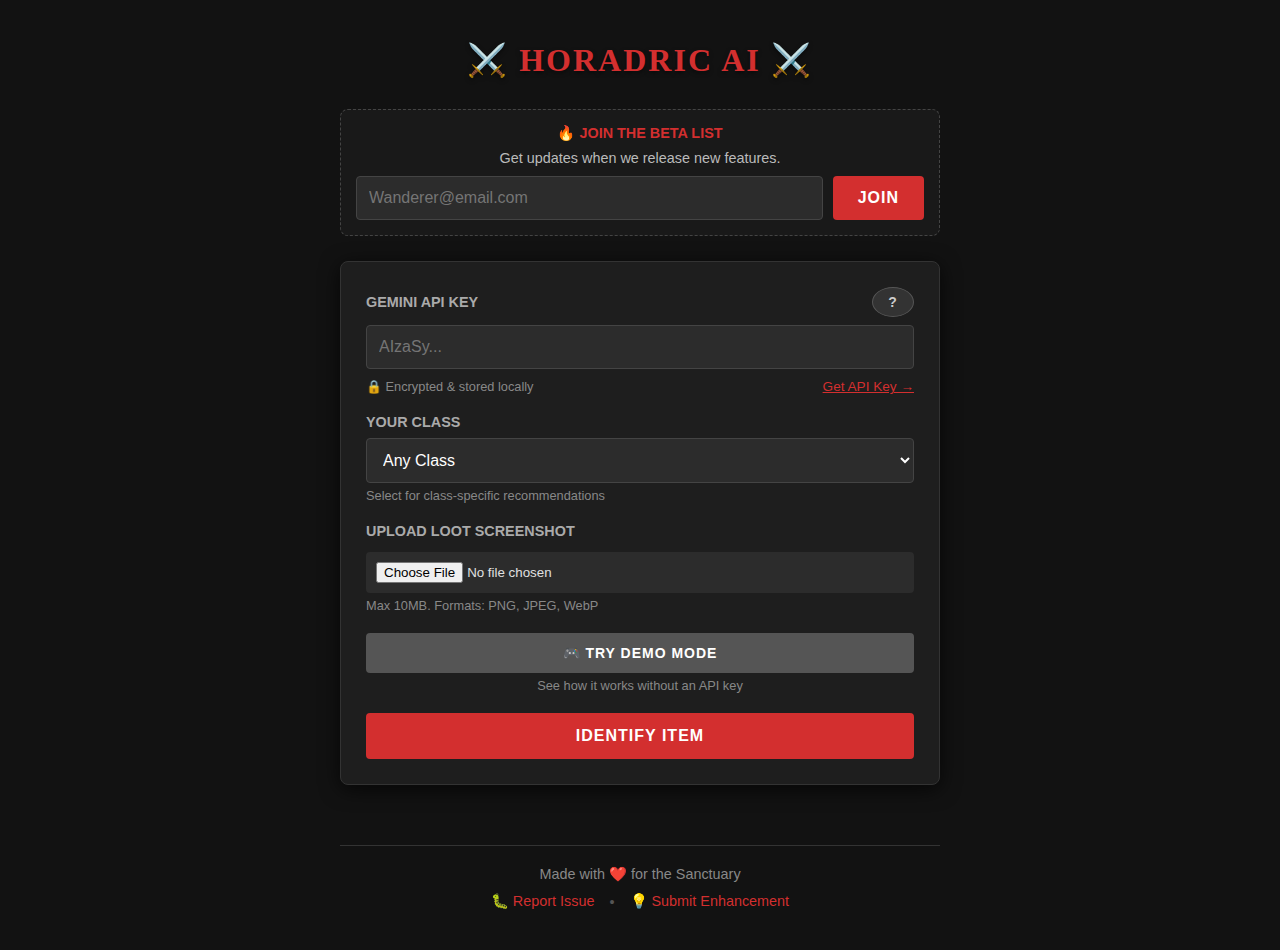
<file: horadric.html>
<!DOCTYPE html>
<html lang="en">
<head>
    <meta charset="UTF-8">
    <meta name="viewport" content="width=device-width, initial-scale=1.0">
    <meta name="description" content="AI-powered Diablo 4 loot analyzer - Identify and evaluate your items instantly with Google Gemini">
    
    <!-- Google Analytics -->
    <script async src="https://www.googletagmanager.com/gtag/js?id=G-JFFL9DMHQX"></script>
    <script>
        window.dataLayer = window.dataLayer || [];
        function gtag(){dataLayer.push(arguments);}
        gtag('js', new Date());
        gtag('config', 'G-JFFL9DMHQX', {
            'send_page_view': true,
            'cookie_flags': 'SameSite=None;Secure'
        });
    </script>
    
    <title>Horadric AI - Diablo 4 Loot Analyzer</title>
    <style>
        :root {
            --bg-color: #121212;
            --card-bg: #1e1e1e;
            --text-color: #e0e0e0;
            --accent-color: #d32f2f;
            --button-hover: #b71c1c;
            --disabled-color: #555;
            --modal-overlay: rgba(0, 0, 0, 0.85);
            
            /* Diablo Rarity Colors */
            --color-common: #adadad;
            --color-magic: #6969ff;
            --color-rare: #ffff00;
            --color-legendary: #ff8000;
            --color-unique: #c7b377;
            --color-mythic: #e770ff;
            --color-error: #ff3333;
            --color-success: #4caf50;
        }

        * { box-sizing: border-box; }

        body {
            font-family: 'Segoe UI', Tahoma, Geneva, Verdana, sans-serif;
            background-color: var(--bg-color);
            color: var(--text-color);
            margin: 0;
            padding: 20px;
            display: flex;
            flex-direction: column;
            align-items: center;
            min-height: 100vh;
        }

        h1 {
            color: var(--accent-color);
            font-family: 'Garamond', serif;
            letter-spacing: 2px;
            text-transform: uppercase;
            text-shadow: 0 2px 4px rgba(0,0,0,0.5);
            margin-bottom: 30px;
        }

        /* Email Capture - Kit Form */
        .beta-signup {
            width: 100%;
            max-width: 600px;
            margin-bottom: 25px;
            text-align: center;
            padding: 15px;
            border: 1px dashed #444;
            border-radius: 8px;
            background: rgba(255,255,255,0.03);
        }
        
        .beta-form { 
            display: flex; 
            gap: 10px; 
            margin-top: 10px; 
            justify-content: center;
            flex-wrap: wrap;
        }

        .beta-form input {
            flex: 1;
            min-width: 200px;
        }
        
        /* Kit Form Messages */
        .kit-message {
            margin-top: 10px;
            padding: 10px;
            border-radius: 4px;
            text-align: center;
            font-size: 0.9rem;
            display: none;
        }
        
        .kit-message.success-message {
            background: #2d5016;
            border: 1px solid #4caf50;
            color: #4caf50;
        }
        
        .kit-message.error-message {
            background: #3d1a1a;
            border: 1px solid #f44336;
            color: #f44336;
        }

        .container {
            width: 100%;
            max-width: 600px;
            background-color: var(--card-bg);
            padding: 25px;
            border-radius: 8px;
            box-shadow: 0 4px 20px rgba(0,0,0,0.7);
            border: 1px solid #333;
            margin-bottom: 30px;
            position: relative;
        }

        .input-group {
            margin-bottom: 20px;
            display: flex;
            flex-direction: column;
            position: relative;
        }

        label {
            margin-bottom: 8px;
            font-weight: bold;
            color: #aaa;
            font-size: 0.9rem;
            text-transform: uppercase;
            display: flex;
            justify-content: space-between;
            align-items: center;
        }

        .help-icon {
            background-color: #333;
            color: #ccc;
            border-radius: 50%;
            width: 22px;
            height: 22px;
            display: inline-flex;
            align-items: center;
            justify-content: center;
            font-size: 14px;
            cursor: pointer;
            border: 1px solid #555;
            transition: all 0.2s;
        }

        .help-icon:hover,
        .help-icon:focus {
            background-color: var(--accent-color);
            color: white;
            border-color: var(--accent-color);
            outline: 2px solid white;
            outline-offset: 2px;
        }

        input[type="text"], 
        input[type="password"], 
        input[type="email"], 
        select {
            padding: 12px;
            border-radius: 4px;
            border: 1px solid #444;
            background-color: #2c2c2c;
            color: white;
            font-size: 16px;
            width: 100%;
            transition: border-color 0.2s, box-shadow 0.2s;
        }

        input:focus, select:focus {
            outline: none;
            border-color: var(--accent-color);
            box-shadow: 0 0 0 2px rgba(211, 47, 47, 0.2);
        }

        input.error {
            border-color: var(--color-error);
            box-shadow: 0 0 0 2px rgba(255, 51, 51, 0.2);
        }

        input[type="file"] {
            margin-top: 5px;
            padding: 10px;
            background-color: #2c2c2c;
            border-radius: 4px;
            color: var(--text-color);
            cursor: pointer;
        }

        .input-hint {
            font-size: 0.8rem;
            color: #888;
            margin-top: 5px;
        }

        .demo-link {
            color: var(--accent-color);
            font-size: 0.85rem;
            text-decoration: underline;
            cursor: pointer;
            margin-top: 5px;
            display: inline-block;
            transition: color 0.2s;
        }

        .demo-link:hover,
        .demo-link:focus { 
            color: #fff;
            outline: 1px dotted var(--accent-color);
        }

        .error-message {
            color: var(--color-error);
            font-size: 0.85rem;
            margin-top: 8px;
            padding: 8px 12px;
            background-color: rgba(255, 51, 51, 0.1);
            border-left: 3px solid var(--color-error);
            border-radius: 4px;
            display: none;
        }

        .error-message.show { display: block; }

        .success-message {
            color: var(--color-success);
            font-size: 0.85rem;
            margin-top: 8px;
            padding: 8px 12px;
            background-color: rgba(76, 175, 80, 0.1);
            border-left: 3px solid var(--color-success);
            border-radius: 4px;
            display: none;
        }

        .success-message.show { display: block; }

        /* Buttons */
        button, .btn-link {
            background-color: var(--accent-color);
            color: white;
            border: none;
            padding: 14px 20px;
            border-radius: 4px;
            font-size: 16px;
            cursor: pointer;
            width: 100%;
            font-weight: bold;
            transition: all 0.2s;
            text-transform: uppercase;
            letter-spacing: 1px;
            text-align: center;
            display: block;
            text-decoration: none;
        }

        button:hover:not(:disabled), 
        .btn-link:hover {
            background-color: var(--button-hover);
            transform: translateY(-1px);
        }

        button:active:not(:disabled) {
            transform: translateY(0);
        }

        button:disabled {
            background-color: var(--disabled-color);
            cursor: not-allowed;
            transform: none;
        }

        button:focus, .btn-link:focus {
            outline: 2px solid white;
            outline-offset: 2px;
        }

        button.secondary {
            background-color: #555;
            padding: 12px 18px;
            font-size: 14px;
        }

        button.secondary:hover:not(:disabled) {
            background-color: #666;
        }

        button.hidden {
            display: none !important;
        }

        .cancel-btn {
            background-color: #444;
            margin-top: 10px;
        }

        .cancel-btn:hover {
            background-color: #555;
        }

        /* Loading */
        .loading {
            display: none;
            padding: 40px;
            text-align: center;
        }

        .loading-spinner {
            border: 4px solid rgba(255, 255, 255, 0.1);
            border-top: 4px solid var(--accent-color);
            border-radius: 50%;
            width: 50px;
            height: 50px;
            animation: spin 1s linear infinite;
            margin: 0 auto 20px;
        }

        @keyframes spin {
            0% { transform: rotate(0deg); }
            100% { transform: rotate(360deg); }
        }

        .loading-text {
            font-size: 1rem;
            color: #aaa;
        }

        /* Results */
        .result-area {
            padding: 20px;
            margin-top: 20px;
            border-radius: 4px;
            background-color: #2c2c2c;
            border: 2px solid #444;
            display: none;
            white-space: pre-wrap;
            word-wrap: break-word;
            line-height: 1.6;
        }

        .result-area.rarity-common { border-color: var(--color-common); }
        .result-area.rarity-magic { border-color: var(--color-magic); }
        .result-area.rarity-rare { border-color: var(--color-rare); }
        .result-area.rarity-legendary { border-color: var(--color-legendary); }
        .result-area.rarity-unique { border-color: var(--color-unique); }
        .result-area.rarity-mythic { border-color: var(--color-mythic); }
        .result-area.error-state { border-color: var(--color-error); }

        .preview-img {
            max-width: 100%;
            margin-top: 15px;
            border-radius: 4px;
            border: 1px solid #444;
            display: none;
        }

        /* Action Buttons */
        .action-buttons {
            margin-top: 15px;
            display: flex;
            gap: 10px;
            flex-wrap: wrap;
        }

        .action-buttons button {
            flex: 1;
            min-width: 140px;
        }

        .action-buttons.hidden {
            display: none;
        }

        /* History Section */
        .history-section {
            width: 100%;
            max-width: 600px;
            margin-top: 30px;
            background-color: var(--card-bg);
            padding: 20px;
            border-radius: 8px;
            border: 1px solid #333;
        }

        .history-title {
            display: flex;
            justify-content: space-between;
            align-items: center;
            margin-bottom: 15px;
            padding-bottom: 10px;
            border-bottom: 1px solid #444;
        }

        .history-list {
            display: flex;
            flex-direction: column;
            gap: 10px;
        }

        .history-item {
            background-color: #2c2c2c;
            padding: 12px;
            border-radius: 4px;
            border: 1px solid #444;
            cursor: pointer;
            transition: all 0.2s;
            position: relative;
        }

        .history-item:hover,
        .history-item:focus {
            border-color: var(--accent-color);
            transform: translateX(5px);
            outline: none;
        }

        .history-item.rarity-common { border-left: 4px solid var(--color-common); }
        .history-item.rarity-magic { border-left: 4px solid var(--color-magic); }
        .history-item.rarity-rare { border-left: 4px solid var(--color-rare); }
        .history-item.rarity-legendary { border-left: 4px solid var(--color-legendary); }
        .history-item.rarity-unique { border-left: 4px solid var(--color-unique); }
        .history-item.rarity-mythic { border-left: 4px solid var(--color-mythic); }

        .history-header {
            display: flex;
            justify-content: space-between;
            font-size: 0.75rem;
            color: #888;
            margin-bottom: 5px;
        }

        .history-name {
            font-size: 0.9rem;
            color: var(--text-color);
            font-weight: bold;
        }

        .history-delete {
            position: absolute;
            top: 8px;
            right: 8px;
            background-color: transparent;
            color: #888;
            border: none;
            font-size: 20px;
            width: 24px;
            height: 24px;
            padding: 0;
            cursor: pointer;
            border-radius: 50%;
            transition: all 0.2s;
        }

        .history-delete:hover,
        .history-delete:focus {
            background-color: var(--color-error);
            color: white;
            transform: none;
        }

        .clear-history {
            background-color: transparent;
            color: var(--accent-color);
            border: 1px solid var(--accent-color);
            padding: 6px 12px;
            font-size: 0.85rem;
            width: auto;
        }

        .clear-history:hover {
            background-color: var(--accent-color);
            color: white;
        }

        /* Modal */
        .modal {
            display: none;
            position: fixed;
            top: 0;
            left: 0;
            width: 100%;
            height: 100%;
            background-color: var(--modal-overlay);
            z-index: 1000;
            align-items: center;
            justify-content: center;
            padding: 20px;
        }

        .modal-content {
            background-color: var(--card-bg);
            padding: 30px;
            border-radius: 8px;
            max-width: 500px;
            width: 100%;
            position: relative;
            border: 1px solid #444;
        }

        .modal-close {
            position: absolute;
            top: 10px;
            right: 10px;
            background-color: transparent;
            color: #888;
            border: none;
            font-size: 28px;
            width: 32px;
            height: 32px;
            padding: 0;
            cursor: pointer;
            border-radius: 50%;
            transition: all 0.2s;
        }

        .modal-close:hover,
        .modal-close:focus {
            background-color: var(--accent-color);
            color: white;
            transform: none;
        }

        .modal h2 {
            margin-top: 0;
            color: var(--accent-color);
        }

        .modal code {
            background-color: #2c2c2c;
            padding: 2px 6px;
            border-radius: 3px;
            font-family: 'Courier New', monospace;
        }

        .modal ol {
            padding-left: 20px;
        }

        .modal ol li {
            margin-bottom: 12px;
            line-height: 1.6;
        }

        /* Tour Overlay */
        .tour-overlay {
            display: none;
            position: fixed;
            top: 0;
            left: 0;
            width: 100%;
            height: 100%;
            background-color: rgba(0, 0, 0, 0.85);
            z-index: 9999;
        }

        .tour-spotlight {
            position: absolute;
            border: 3px solid var(--accent-color);
            border-radius: 8px;
            box-shadow: 0 0 0 9999px rgba(0, 0, 0, 0.7);
            pointer-events: none;
            transition: all 0.3s ease;
            z-index: 10000;
        }

        .tour-tooltip {
            position: absolute;
            background-color: var(--card-bg);
            border: 2px solid var(--accent-color);
            border-radius: 8px;
            padding: 20px;
            max-width: 350px;
            z-index: 10001;
            box-shadow: 0 4px 20px rgba(0, 0, 0, 0.8);
        }

        .tour-tooltip h3 {
            margin: 0 0 10px 0;
            color: var(--accent-color);
            font-size: 1.2rem;
        }

        .tour-tooltip p {
            margin: 0 0 15px 0;
            line-height: 1.5;
            color: #ccc;
        }

        .tour-controls {
            display: flex;
            justify-content: space-between;
            align-items: center;
            gap: 10px;
        }

        .tour-btn {
            padding: 8px 16px;
            font-size: 14px;
            width: auto;
        }

        .tour-skip {
            background-color: #555;
        }

        .tour-skip:hover {
            background-color: #666;
        }

        .tour-progress {
            color: #888;
            font-size: 0.85rem;
        }

        .tour-tooltip.tour-center {
            position: fixed !important;
            top: 50% !important;
            left: 50% !important;
            transform: translate(-50%, -50%) !important;
            width: 90%;
            max-width: 400px;
            text-align: center;
        }

        .tour-tooltip.tour-center::after { display: none; }

        /* Footer */
        .footer {
            width: 100%;
            max-width: 600px;
            margin-top: 30px;
            padding: 20px;
            text-align: center;
            border-top: 1px solid #333;
            color: #888;
            font-size: 0.9rem;
        }

        .footer p {
            margin: 0 0 10px 0;
        }

        .footer-links {
            display: flex;
            justify-content: center;
            gap: 15px;
            flex-wrap: wrap;
            align-items: center;
        }

        .footer-links a {
            color: var(--accent-color);
            text-decoration: none;
            transition: color 0.2s;
        }

        .footer-links a:hover {
            color: white;
            text-decoration: underline;
        }

        .footer-divider {
            color: #555;
        }

        @media (max-width: 600px) {
            body {
                padding: 10px;
            }

            .beta-form {
                flex-direction: column;
            }

            .beta-form input,
            .beta-form button {
                width: 100%;
            }

            .footer-links {
                flex-direction: column;
                gap: 8px;
            }

            .footer-divider {
                display: none;
            }

            .tour-tooltip {
                position: fixed !important;
                top: auto !important;
                bottom: 0 !important;
                left: 0 !important;
                width: 100% !important;
                max-width: 100% !important;
                border-radius: 16px 16px 0 0;
                transform: none !important;
            }

            .tour-tooltip::after {
                display: none !important;
            }

            .action-buttons {
                flex-direction: column;
            }

            .action-buttons button {
                width: 100%;
                min-width: auto;
            }
        }
    </style>
</head>
<body>
    <h1>⚔️ Horadric AI ⚔️</h1>
    
    <!-- Beta Signup Form (Kit Integration) -->
    <div class="beta-signup">
        <label style="justify-content: center; color: var(--accent-color);">🔥 Join the Beta List</label>
        <p style="margin: 5px 0 10px; font-size: 0.9rem; color: #bbb;">Get updates when we release new features.</p>
        
        <form id="kit-signup-form" action="https://app.kit.com/forms/8985038/subscriptions" method="post" class="beta-form" data-sv-form="8985038">
            <input type="email" name="email_address" id="kit-email" placeholder="Wanderer@email.com" required aria-label="Email address for beta signup">
            <button type="submit" id="kit-submit-btn" style="width: auto; padding: 12px 25px;">Join</button>
        </form>
        
        <!-- Success/Error Messages -->
        <div id="kit-success-message" class="kit-message success-message">
            ✅ Success! Check your email to confirm your subscription.<br>
            <span style="font-size: 0.85em; margin-top: 5px; display: block;">📬 Don't forget to check your spam/junk folder!</span>
        </div>
        <div id="kit-error-message" class="kit-message error-message">
            ⚠️ Something went wrong. Please try again.
        </div>
    </div>

    <!-- Main Container -->
    <div class="container">
        <div class="input-group" id="tour-step-api">
            <label for="api-key">
                Gemini API Key
                <button class="help-icon" type="button" id="help-trigger" aria-label="How to get API key">?</button>
            </label>
            <input type="password" id="api-key" placeholder="AIzaSy..." autocomplete="off">
            <div style="display: flex; justify-content: space-between; margin-top: 5px;">
                <span class="input-hint">🔒 Encrypted & stored locally</span>
                <a href="https://aistudio.google.com/app/apikey" class="demo-link" target="_blank" rel="noopener">Get API Key →</a>
            </div>
            <div id="api-key-error" class="error-message"></div>
            <div id="api-key-success" class="success-message"></div>
        </div>

        <div class="input-group" id="tour-step-class">
            <label for="player-class">Your Class</label>
            <select id="player-class">
                <option value="Any">Any Class</option>
                <option value="Barbarian">Barbarian</option>
                <option value="Druid">Druid</option>
                <option value="Necromancer">Necromancer</option>
                <option value="Paladin">Paladin</option>
                <option value="Rogue">Rogue</option>
                <option value="Sorcerer">Sorcerer</option>
                <option value="Spiritborn">Spiritborn</option>
            </select>
            <span class="input-hint">Select for class-specific recommendations</span>
        </div>

        <div class="input-group" id="tour-step-upload">
            <label for="image-upload">Upload Loot Screenshot</label>
            <input type="file" id="image-upload" accept="image/png,image/jpeg,image/jpg,image/webp">
            <span class="input-hint">Max 10MB. Formats: PNG, JPEG, WebP</span>
            <div id="image-error" class="error-message"></div>
            <div id="image-success" class="success-message"></div>
            <img id="image-preview" class="preview-img" alt="Item preview">
        </div>

        <div style="text-align: center; margin: 20px 0;">
            <button id="demo-btn" class="secondary" type="button">🎮 Try Demo Mode</button>
            <span class="input-hint" style="display: block; margin-top: 5px;">See how it works without an API key</span>
        </div>

        <button id="analyze-btn" type="button">Identify Item</button>
        <button id="cancel-btn" class="cancel-btn hidden" type="button">Cancel</button>

        <div class="loading" id="loading">
            <div class="loading-spinner"></div>
            <div class="loading-text">Consulting the archives...</div>
        </div>

        <div class="result-area" id="result-area"></div>

        <div class="action-buttons hidden" id="action-buttons">
            <button id="share-btn" class="secondary" type="button">📋 Copy Analysis</button>
            <button id="search-btn" class="secondary" type="button">🔍 Search on Diablo.Trade</button>
        </div>
    </div>

    <!-- History Section -->
    <div class="history-section" id="history-section" style="display:none;">
        <div class="history-title">
            <h2 style="margin: 0; font-size: 1.1rem;">📜 Recent Scans</h2>
            <button id="clear-history" class="clear-history" type="button">Clear All</button>
        </div>
        <div class="history-list" id="history-list"></div>
    </div>

    <!-- Help Modal -->
    <div class="modal" id="modal">
        <div class="modal-content">
            <button class="modal-close" id="modal-close" aria-label="Close">×</button>
            <h2>Getting Your Gemini API Key</h2>
            <ol>
                <li>Go to <a href="https://aistudio.google.com/app/apikey" target="_blank" style="color: var(--accent-color);">Google AI Studio</a></li>
                <li>Sign in with your Google account</li>
                <li>Click "Create API Key"</li>
                <li>Select "Create key in new project"</li>
                <li>Copy the key starting with <code>AIza...</code></li>
                <li>Paste it into the API Key field above</li>
            </ol>
            <p style="margin-top: 20px; font-size: 0.9rem; color: #888;">
                Free tier includes generous usage limits (~15 requests/minute, 1500/day)
            </p>
        </div>
    </div>

    <!-- Footer -->
    <footer class="footer">
        <p>Made with ❤️ for the Sanctuary</p>
        <div class="footer-links">
            <a href="https://forms.gle/4r3pkCsFuD4Ckaqa8" target="_blank" rel="noopener noreferrer">
                🐛 Report Issue
            </a>
            <span class="footer-divider">•</span>
            <a href="https://forms.gle/MappsrQeiSyskmYb6" target="_blank" rel="noopener noreferrer">
                💡 Submit Enhancement
            </a>
        </div>
    </footer>

    <!-- Tour Overlay -->
    <div class="tour-overlay" id="tour-overlay">
        <div class="tour-spotlight" id="tour-spotlight"></div>
        <div class="tour-tooltip" id="tour-tooltip">
            <h3 id="tour-title"></h3>
            <p id="tour-description"></p>
            <div class="tour-controls">
                <button class="tour-btn tour-skip" id="tour-skip">Skip Tour</button>
                <span class="tour-progress" id="tour-progress"></span>
                <button class="tour-btn" id="tour-next">Next</button>
            </div>
        </div>
    </div>

    <script>
        // ====================================
        // CONFIGURATION
        // ====================================
        const CONFIG = {
            MAX_FILE_SIZE: 10 * 1024 * 1024,
            ALLOWED_TYPES: ['image/png', 'image/jpeg', 'image/jpg', 'image/webp'],
            COMPRESSION_QUALITY: 0.8,
            MAX_DIMENSION: 1024,
            MAX_HISTORY: 10,
            JSON_DELIMITER: '---METADATA---',
            VALID_RARITIES: ['common', 'magic', 'rare', 'legendary', 'unique', 'mythic'],
            GEMINI_ENDPOINT: 'https://generativelanguage.googleapis.com/v1beta/models/',
            GEMINI_MODEL: 'gemini-2.5-flash',
            DEMO_ITEM: {
                name: 'Harlequin Crest (Shako)',
                rarity: 'unique',
                imageUrl: 'harlequin_crest.jpg',
                analysis: `**Harlequin Crest (Shako)** (Unique Helm) 🎭 🏆

**(Unique Helm)**

**Score:**
God Roll (S-Tier) 🚀

**Verdict:**
KEEP! This is one of the most sought-after items in the game.

**Key Stats:**
• +Maximum Life • +All Stats • +Cooldown Reduction • +Resource Generation

**Why It's Valuable:**
The Shako is universally good for all classes. Its combination of defensive stats and utility makes it a best-in-slot item for virtually every build. This helm dramatically increases your survivability while boosting damage output.

**Trade Value:**
Extremely High - Worth multiple high-value items or significant trading power`
            }
        };

        // ====================================
        // ANALYTICS MODULE
        // ====================================
        const Analytics = {
            isReady: false,
            sessionStart: Date.now(),
            sessionEvents: 0,
            
            init() {
                if (typeof gtag === 'undefined') {
                    console.warn('Google Analytics not loaded');
                    return;
                }
                this.isReady = true;
                this.trackPageLoad();
                console.log('✅ Analytics initialized');
            },
            
            track(eventName, params = {}) {
                if (!this.isReady) return;
                this.sessionEvents++;
                
                const enrichedParams = {
                    ...params,
                    session_duration: Math.round((Date.now() - this.sessionStart) / 1000),
                    session_events: this.sessionEvents,
                    timestamp: new Date().toISOString()
                };
                
                gtag('event', eventName, enrichedParams);
                
                // Log in development
                if (window.location.hostname === 'localhost' || window.location.hostname === '127.0.0.1') {
                    console.log(`📊 GA Event: ${eventName}`, enrichedParams);
                }
            },
            
            trackPageLoad() {
                this.track('page_view', {
                    page_title: document.title,
                    page_location: window.location.href,
                    device_type: window.innerWidth < 768 ? 'mobile' : window.innerWidth < 1024 ? 'tablet' : 'desktop',
                    is_mobile: /iPhone|iPad|iPod|Android/i.test(navigator.userAgent)
                });
            },
            
            trackBetaSignupSubmit(email) {
                const emailDomain = email.split('@')[1] || 'unknown';
                this.track('beta_signup_submit', {
                    email_domain: emailDomain,
                    event_category: 'conversion',
                    event_label: 'beta_list'
                });
            },
            
            trackBetaSignupSuccess() {
                this.track('beta_signup_success', {
                    event_category: 'conversion',
                    event_label: 'beta_confirmed'
                });
            },
            
            trackBetaSignupError(errorType) {
                this.track('beta_signup_error', {
                    error_type: errorType,
                    event_category: 'error',
                    event_label: 'beta_signup_failed'
                });
            },
            
            trackAnalysisStarted(provider, model) {
                this.track('analysis_started', {
                    provider: provider,
                    model: model,
                    event_category: 'analysis'
                });
            },
            
            trackAnalysisCompleted(provider, model, duration, rarity) {
                this.track('analysis_completed', {
                    provider: provider,
                    model: model,
                    duration_seconds: duration,
                    item_rarity: rarity,
                    event_category: 'analysis',
                    event_label: `${provider}_${model}_success`
                });
            },
            
            trackAnalysisFailed(provider, model, errorType) {
                this.track('analysis_failed', {
                    provider: provider,
                    model: model,
                    error_type: errorType,
                    event_category: 'error',
                    event_label: `${provider}_${errorType}`
                });
            },
            
            trackDemoModeActivated() {
                this.track('demo_mode_activated', {
                    event_category: 'feature_usage',
                    event_label: 'demo_gemini'
                });
            },
            
            trackError(errorType, errorMessage, context) {
                this.track('error_occurred', {
                    error_type: errorType,
                    error_message: errorMessage?.substring(0, 100),
                    context: context,
                    event_category: 'error',
                    event_label: errorType
                });
            },
            
            trackMilestone(milestoneName, metadata = {}) {
                this.track('milestone_reached', {
                    milestone: milestoneName,
                    ...metadata,
                    event_category: 'user_journey',
                    event_label: milestoneName
                });
            },
            
            trackReportIssueClicked() {
                this.track('report_issue_clicked', {
                    event_category: 'support',
                    event_label: 'feedback'
                });
            },
            
            trackEnhancementSubmitClicked() {
                this.track('enhancement_submit_clicked', {
                    event_category: 'support',
                    event_label: 'enhancement'
                });
            }
        };

        // ====================================
        // KIT FORM HANDLER
        // ====================================
        const KitFormHandler = {
            formId: '8985038',
            isSubmitting: false,
            
            init() {
                const form = document.getElementById('kit-signup-form');
                if (!form) {
                    console.warn('Kit signup form not found');
                    return;
                }
                
                form.addEventListener('submit', (e) => this.handleSubmit(e));
                console.log('✅ Kit form handler initialized');
            },
            
            async handleSubmit(event) {
                event.preventDefault();
                
                if (this.isSubmitting) return;
                
                const form = event.target;
                const emailInput = document.getElementById('kit-email');
                const submitBtn = document.getElementById('kit-submit-btn');
                const successMsg = document.getElementById('kit-success-message');
                const errorMsg = document.getElementById('kit-error-message');
                
                const email = emailInput.value.trim();
                
                if (!this.validateEmail(email)) {
                    this.showError('Please enter a valid email address');
                    return;
                }
                
                this.isSubmitting = true;
                this.setLoadingState(submitBtn, true);
                this.hideMessages();
                
                try {
                    await fetch(form.action, {
                        method: 'POST',
                        headers: {
                            'Content-Type': 'application/x-www-form-urlencoded',
                        },
                        body: new URLSearchParams({
                            email_address: email
                        }),
                        mode: 'no-cors'
                    });
                    
                    this.handleSuccess(emailInput, submitBtn, successMsg);
                    
                    if (typeof Analytics !== 'undefined') {
                        Analytics.trackBetaSignupSubmit(email);
                        Analytics.trackBetaSignupSuccess();
                        Analytics.trackMilestone('beta_list_joined', {
                            email_domain: email.split('@')[1] || 'unknown'
                        });
                    }
                    
                } catch (error) {
                    console.error('Kit form submission error:', error);
                    this.handleError(errorMsg);
                    
                    if (typeof Analytics !== 'undefined') {
                        Analytics.trackError('kit_form_error', error.message, 'beta_signup');
                        Analytics.trackBetaSignupError(error.name || 'unknown');
                    }
                } finally {
                    this.isSubmitting = false;
                    this.setLoadingState(submitBtn, false);
                }
            },
            
            handleSuccess(emailInput, submitBtn, successMsg) {
                successMsg.style.display = 'block';
                emailInput.value = '';
                successMsg.scrollIntoView({ behavior: 'smooth', block: 'nearest' });
                setTimeout(() => { successMsg.style.display = 'none'; }, 10000);
            },
            
            handleError(errorMsg) {
                errorMsg.style.display = 'block';
                errorMsg.scrollIntoView({ behavior: 'smooth', block: 'nearest' });
                setTimeout(() => { errorMsg.style.display = 'none'; }, 8000);
            },
            
            showError(message) {
                const errorMsg = document.getElementById('kit-error-message');
                errorMsg.textContent = `⚠️ ${message}`;
                errorMsg.style.display = 'block';
                setTimeout(() => { errorMsg.style.display = 'none'; }, 5000);
            },
            
            hideMessages() {
                document.getElementById('kit-success-message').style.display = 'none';
                document.getElementById('kit-error-message').style.display = 'none';
            },
            
            setLoadingState(button, isLoading) {
                if (isLoading) {
                    button.disabled = true;
                    button.textContent = 'Joining...';
                    button.style.opacity = '0.7';
                } else {
                    button.disabled = false;
                    button.textContent = 'Join';
                    button.style.opacity = '1';
                }
            },
            
            validateEmail(email) {
                const emailRegex = /^[^\s@]+@[^\s@]+\.[^\s@]+$/;
                return emailRegex.test(email);
            }
        };

        // ====================================
        // MAIN APPLICATION
        // ====================================
        let currentAnalysis = null;
        let currentTradeQuery = '';
        let history = [];
        let previousFocusedElement = null;
        let abortController = null;
        let analysisStartTime = null;

        const elements = {
            apiKey: document.getElementById('api-key'),
            apiKeyError: document.getElementById('api-key-error'),
            apiKeySuccess: document.getElementById('api-key-success'),
            playerClass: document.getElementById('player-class'),
            fileInput: document.getElementById('image-upload'),
            imageError: document.getElementById('image-error'),
            imageSuccess: document.getElementById('image-success'),
            previewImg: document.getElementById('image-preview'),
            analyzeBtn: document.getElementById('analyze-btn'),
            cancelBtn: document.getElementById('cancel-btn'),
            demoBtn: document.getElementById('demo-btn'),
            shareBtn: document.getElementById('share-btn'),
            searchBtn: document.getElementById('search-btn'),
            loadingDiv: document.getElementById('loading'),
            resultArea: document.getElementById('result-area'),
            actionButtons: document.getElementById('action-buttons'),
            historySection: document.getElementById('history-section'),
            historyList: document.getElementById('history-list'),
            clearHistory: document.getElementById('clear-history'),
            modal: document.getElementById('modal'),
            modalCloseBtn: document.getElementById('modal-close'),
            helpTrigger: document.getElementById('help-trigger'),
            tourOverlay: document.getElementById('tour-overlay'),
            tourSpotlight: document.getElementById('tour-spotlight'),
            tourTooltip: document.getElementById('tour-tooltip'),
            tourTitle: document.getElementById('tour-title'),
            tourDescription: document.getElementById('tour-description'),
            tourProgress: document.getElementById('tour-progress'),
            tourNext: document.getElementById('tour-next'),
            tourSkip: document.getElementById('tour-skip')
        };

        function init() {
            console.log('🎮 Initializing Horadric AI...');
            
            Analytics.init();
            KitFormHandler.init();
            
            loadSettings();
            loadHistory();
            attachEventListeners();
            checkFirstVisit();
            
            console.log('✅ Horadric AI ready! (v2.0.3)');
        }

        function loadSettings() {
            try {
                const key = localStorage.getItem('horadric_api_key');
                if (key) elements.apiKey.value = decrypt(key);
                
                const playerClass = localStorage.getItem('horadric_class');
                if (playerClass) elements.playerClass.value = playerClass;
            } catch (e) {
                console.warn('Failed to load settings:', e);
            }
        }

        function saveSettings() {
            try {
                localStorage.setItem('horadric_api_key', encrypt(elements.apiKey.value.trim()));
                localStorage.setItem('horadric_class', elements.playerClass.value);
            } catch (e) {
                console.warn('Failed to save settings:', e);
            }
        }

        function loadHistory() {
            try {
                const saved = localStorage.getItem('horadric_history');
                if (saved) {
                    history = JSON.parse(saved).slice(0, CONFIG.MAX_HISTORY);
                    renderHistory();
                }
            } catch (e) {
                console.warn('Failed to load history:', e);
            }
        }

        function attachEventListeners() {
            elements.apiKey.addEventListener('blur', validateApiKey);
            elements.apiKey.addEventListener('input', () => {
                hideError(elements.apiKeyError);
                elements.apiKey.classList.remove('error');
            });
            
            elements.fileInput.addEventListener('change', handleFileSelection);
            elements.analyzeBtn.addEventListener('click', handleAnalyze);
            elements.cancelBtn.addEventListener('click', handleCancel);
            elements.demoBtn.addEventListener('click', runDemoMode);
            elements.shareBtn.addEventListener('click', handleShare);
            elements.searchBtn.addEventListener('click', searchOnDiabloTrade);
            elements.clearHistory.addEventListener('click', clearHistory);
            elements.helpTrigger.addEventListener('click', openModal);
            elements.modalCloseBtn.addEventListener('click', closeModal);
            elements.modal.addEventListener('click', (e) => {
                if (e.target === elements.modal) closeModal();
            });
            
            // Footer links
            document.querySelectorAll('a[href*="4r3pkCsFuD4Ckaqa8"]').forEach(link => {
                link.addEventListener('click', () => Analytics.trackReportIssueClicked());
            });
            
            document.querySelectorAll('a[href*="MappsrQeiSyskmYb6"]').forEach(link => {
                link.addEventListener('click', () => Analytics.trackEnhancementSubmitClicked());
            });
            
            document.addEventListener('keydown', handleGlobalKeyboard);
        }

        function checkFirstVisit() {
            const hasVisited = localStorage.getItem('horadric_visited');
            if (!hasVisited) {
                setTimeout(() => {
                    startTour();
                    Analytics.trackMilestone('first_visit', {
                        timestamp: new Date().toISOString()
                    });
                    localStorage.setItem('horadric_visited', 'true');
                }, 1000);
            }
        }

        // ====================================
        // VALIDATION
        // ====================================
        function validateApiKey() {
            const key = elements.apiKey.value.trim();
            
            if (!key) {
                elements.apiKey.classList.remove('error');
                hideError(elements.apiKeyError);
                return false;
            }
            
            const isValid = /^AIza[a-zA-Z0-9_-]{35}$/.test(key);
            
            if (!isValid) {
                elements.apiKey.classList.add('error');
                showError(elements.apiKeyError, 'Invalid Gemini API key format');
                Analytics.trackError('validation_error', 'invalid_api_key', 'api_key_field');
                return false;
            }
            
            elements.apiKey.classList.remove('error');
            hideError(elements.apiKeyError);
            showSuccess(elements.apiKeySuccess, 'API key validated ✓');
            setTimeout(() => hideSuccess(elements.apiKeySuccess), 2000);
            return true;
        }

        function validateFile(file) {
            if (!file) {
                showError(elements.imageError, 'Please select an image file');
                return false;
            }
            
            if (file.size > CONFIG.MAX_FILE_SIZE) {
                showError(elements.imageError, `File too large. Maximum size is ${CONFIG.MAX_FILE_SIZE / (1024 * 1024)}MB`);
                Analytics.trackError('validation_error', 'file_too_large', 'file_upload');
                return false;
            }
            
            if (!CONFIG.ALLOWED_TYPES.includes(file.type)) {
                showError(elements.imageError, 'Invalid file type. Please upload PNG, JPEG, or WebP');
                Analytics.trackError('validation_error', 'invalid_file_type', 'file_upload');
                return false;
            }
            
            hideError(elements.imageError);
            return true;
        }

        // ====================================
        // MAIN ANALYSIS FLOW
        // ====================================
        async function handleAnalyze() {
            const key = elements.apiKey.value.trim();
            const file = elements.fileInput.files[0];
            
            if (!key) {
                showError(elements.apiKeyError, 'Please enter your Gemini API key');
                elements.apiKey.focus();
                return;
            }
            
            if (!validateApiKey()) {
                elements.apiKey.focus();
                return;
            }
            
            if (!file) {
                showError(elements.imageError, 'Please select an image file');
                elements.fileInput.focus();
                return;
            }
            
            if (!validateFile(file)) {
                elements.fileInput.focus();
                return;
            }
            
            saveSettings();
            resetResultArea();
            setLoadingState(true);
            
            analysisStartTime = Date.now();
            abortController = new AbortController();
            
            Analytics.trackAnalysisStarted('gemini', CONFIG.GEMINI_MODEL);
            
            try {
                const base64 = await fileToBase64(file);
                const responseText = await analyzeWithGemini(key, base64);
                
                if (!responseText) {
                    throw new Error('Empty response from Gemini API');
                }
                
                const duration = (Date.now() - analysisStartTime) / 1000;
                const { displayText, rarity, tradeQuery } = parseResponse(responseText);
                
                displayResults(displayText, rarity, tradeQuery);
                saveToHistory(displayText, rarity, tradeQuery);
                
                Analytics.trackAnalysisCompleted('gemini', CONFIG.GEMINI_MODEL, duration, rarity);
                
            } catch (error) {
                if (error.name !== 'AbortError') {
                    handleAnalysisError(error);
                    Analytics.trackAnalysisFailed('gemini', CONFIG.GEMINI_MODEL, error.name);
                }
            } finally {
                setLoadingState(false);
            }
        }

        function handleCancel() {
            if (abortController) {
                abortController.abort();
                abortController = null;
            }
        }

        async function analyzeWithGemini(apiKey, base64) {
            const prompt = `Role: Expert Diablo 4 Item Analyst
Context: Player class is ${elements.playerClass.value}
Task: Analyze the item in this screenshot and provide detailed evaluation.

CRITICAL FORMAT REQUIREMENTS:
Use EXACTLY this structure with NO extra blank lines:

**[Item Name]** ([Item Type]) [Emojis]

**(Rarity Level)**

**Score:**
[Rating] [Emoji]

**Verdict:**
[KEEP or SALVAGE]! [One sentence why]

**Key Stats:**
• [Stat 1] • [Stat 2] • [Stat 3] • [Stat 4]

**Why It's Valuable:**
[2-3 sentences explaining value, synergies, and build fit for ${elements.playerClass.value}]

**Trade Value:**
[Trade value assessment with brief explanation]

FORMATTING RULES:
- Use **bold** for all section headers
- Put content IMMEDIATELY after section headers (no blank line)
- Only ONE blank line between sections
- Use bullet points (•) for stats list, separate with spaces
- Keep descriptions concise (2-3 sentences max per section)
- Use relevant emojis sparingly
- Verdict format MUST be: "KEEP!" or "SALVAGE!" followed by explanation
- End with: ${CONFIG.JSON_DELIMITER}
{"rarity":"[rarity]","trade_query":"[item name]"}

Valid rarities: ${CONFIG.VALID_RARITIES.join(', ')}

Focus on ${elements.playerClass.value} builds and current meta relevance.`;

            const response = await fetch(
                `${CONFIG.GEMINI_ENDPOINT}${CONFIG.GEMINI_MODEL}:generateContent`,
                {
                    method: 'POST',
                    headers: {
                        'Content-Type': 'application/json',
                        'x-goog-api-key': apiKey
                    },
                    body: JSON.stringify({
                        contents: [{
                            parts: [
                                { text: prompt },
                                { inline_data: { mime_type: 'image/jpeg', data: base64 } }
                            ]
                        }]
                    }),
                    signal: abortController.signal
                }
            );
            
            if (!response.ok) {
                const errorMessages = {
                    400: 'Invalid request format. Please check your inputs.',
                    401: 'Invalid API key. Please verify your key.',
                    403: 'API key lacks necessary permissions.',
                    429: 'Rate limit exceeded on Gemini. Please wait a moment.',
                    500: 'Gemini API temporarily unavailable. Please try again.',
                    503: 'Gemini service unavailable. Please try again later.'
                };
                
                const message = errorMessages[response.status] || `API Error (${response.status})`;
                throw new Error(message);
            }
            
            const data = await response.json();
            return data.candidates?.[0]?.content?.parts?.[0]?.text;
        }

        function parseResponse(text) {
            const parts = text.split(CONFIG.JSON_DELIMITER);
            let displayText = parts[0].trim();
            let rarity = '';
            let tradeQuery = '';
            
            if (parts[1]) {
                try {
                    let jsonStr = parts[1].replace(/```json|```/g, '').trim();
                    const metadata = JSON.parse(jsonStr);
                    
                    if (metadata.rarity && CONFIG.VALID_RARITIES.includes(metadata.rarity.toLowerCase())) {
                        rarity = `rarity-${metadata.rarity.toLowerCase()}`;
                    }
                    
                    tradeQuery = metadata.trade_query || '';
                } catch (e) {
                    console.warn('Failed to parse metadata:', e);
                }
            }
            
            return { displayText, rarity, tradeQuery };
        }

        // ====================================
        // DISPLAY RESULTS
        // ====================================
        function displayResults(text, rarity, tradeQuery) {
            const sanitized = escapeHTML(text);
            let formatted = sanitized.replace(/\n/g, '<br>');
            formatted = formatted.replace(/\*\*(.*?)\*\*/g, '<strong>$1</strong>');
            
            elements.resultArea.innerHTML = formatted;
            elements.resultArea.className = rarity;
            elements.resultArea.style.display = 'block';
            elements.actionButtons.classList.remove('hidden');
            
            currentAnalysis = text;
            currentTradeQuery = tradeQuery;
            
            elements.resultArea.scrollIntoView({ behavior: 'smooth', block: 'nearest' });
        }

        // ====================================
        // DEMO MODE
        // ====================================
        function runDemoMode() {
            Analytics.trackDemoModeActivated();
            
            const demoItem = CONFIG.DEMO_ITEM;
            
            elements.previewImg.src = demoItem.imageUrl;
            elements.previewImg.style.display = 'block';
            
            setLoadingState(true);
            
            setTimeout(() => {
                const rarity = `rarity-${demoItem.rarity}`;
                displayResults(demoItem.analysis, rarity, demoItem.name);
                setLoadingState(false);
            }, 1500);
        }

        // ====================================
        // SHARING
        // ====================================
        function handleShare() {
            if (!currentAnalysis) return;
            
            const text = `**[Horadric AI Analysis]**\n${currentAnalysis}\n\n*Analyzed with Google Gemini via Horadric AI*`;
            
            navigator.clipboard.writeText(text).then(() => {
                const originalText = elements.shareBtn.textContent;
                elements.shareBtn.textContent = '✅ Copied!';
                
                setTimeout(() => {
                    elements.shareBtn.textContent = originalText;
                }, 2000);
            }).catch(err => {
                console.error('Copy failed:', err);
                showError(elements.imageError, 'Failed to copy. Please select text manually.');
            });
        }

        function searchOnDiabloTrade() {
            if (!currentTradeQuery) return;
            
            const searchUrl = `https://diablo.trade/listings/items?search=${encodeURIComponent(currentTradeQuery)}`;
            window.open(searchUrl, '_blank');
        }

        // ====================================
        // HISTORY MANAGEMENT
        // ====================================
        function saveToHistory(text, rarity, tradeQuery) {
            const title = (text.match(/\*\*(.*?)\*\*/)?.[1] || 'Item').substring(0, 100);
            
            const item = {
                id: Date.now(),
                date: new Date().toLocaleDateString(),
                title,
                text: text.substring(0, 5000),
                rarity,
                trade: tradeQuery,
                playerClass: elements.playerClass.value
            };
            
            history.unshift(item);
            history = history.slice(0, CONFIG.MAX_HISTORY);
            
            try {
                localStorage.setItem('horadric_history', JSON.stringify(history));
                renderHistory();
            } catch (e) {
                console.warn('Failed to save history:', e);
            }
        }

        function renderHistory() {
            if (history.length === 0) {
                elements.historySection.style.display = 'none';
                return;
            }
            
            elements.historySection.style.display = 'block';
            elements.historyList.innerHTML = '';
            
            history.forEach(item => {
                const div = document.createElement('div');
                div.className = `history-item ${item.rarity || ''}`;
                div.setAttribute('role', 'button');
                div.setAttribute('tabindex', '0');
                
                const headerHTML = `
                    <div class="history-header">
                        <span>${escapeHTML(item.date)}</span>
                        <span>${escapeHTML(item.playerClass)}</span>
                    </div>
                    <div class="history-name">${escapeHTML(item.title)}</div>
                `;

                div.innerHTML = headerHTML;

                const deleteBtn = document.createElement('button');
                deleteBtn.className = 'history-delete';
                deleteBtn.textContent = '×';
                deleteBtn.setAttribute('aria-label', `Delete ${item.title} from history`);
                deleteBtn.addEventListener('click', (e) => {
                    e.stopPropagation();
                    deleteHistoryItem(item.id);
                });
                div.appendChild(deleteBtn);

                div.addEventListener('click', () => {
                    window.scrollTo({ top: 200, behavior: 'smooth' });
                    displayResults(item.text, item.rarity, item.trade);
                });

                div.addEventListener('keydown', (e) => {
                    if (e.key === 'Enter' || e.key === ' ') {
                        e.preventDefault();
                        div.click();
                    }
                });

                elements.historyList.appendChild(div);
            });
        }

        function deleteHistoryItem(id) {
            history = history.filter(item => item.id !== id);
            try {
                localStorage.setItem('horadric_history', JSON.stringify(history));
                showSuccess(elements.imageSuccess, 'Item removed from history');
                setTimeout(() => hideSuccess(elements.imageSuccess), 2000);
            } catch (e) {
                console.warn('Failed to update history:', e);
            }
            renderHistory();
        }

        function clearHistory() {
            if (confirm("Clear all history? This cannot be undone.")) {
                history = [];
                try {
                    localStorage.removeItem('horadric_history');
                    showSuccess(elements.imageSuccess, 'History cleared');
                    setTimeout(() => hideSuccess(elements.imageSuccess), 2000);
                } catch (e) {
                    console.warn('Failed to clear history:', e);
                }
                renderHistory();
            }
        }

        // ====================================
        // MODAL FUNCTIONS
        // ====================================
        function openModal() {
            previousFocusedElement = document.activeElement;
            elements.modal.style.display = 'flex';
            elements.modalCloseBtn.focus();
        }

        function closeModal() {
            elements.modal.style.display = 'none';
            if (previousFocusedElement) {
                previousFocusedElement.focus();
            }
        }

        // ====================================
        // TOUR FUNCTIONS
        // ====================================
        let tourStep = 0;
        const tourSteps = [
            {
                title: "Welcome to Horadric AI! ⚔️",
                description: "Let's get you started in 3 easy steps. This tour will show you how to analyze your Diablo 4 loot using AI.",
                target: null
            },
            {
                title: "Step 1: Get Your Free API Key 🔑",
                description: "Click the '?' button to learn how to get a free Google Gemini API key. It takes less than 2 minutes!",
                target: 'tour-step-api'
            },
            {
                title: "Step 2: Select Your Class ⚔️",
                description: "Choose your character class for personalized recommendations.",
                target: 'tour-step-class'
            },
            {
                title: "Step 3: Upload Your Item 📸",
                description: "Take a screenshot of your item in-game and upload it here.",
                target: 'tour-step-upload'
            },
            {
                title: "You're All Set! 🚀",
                description: "That's it! Get your API key, select your class, upload an item, and let Horadric AI help you find the best loot. Happy hunting!",
                target: null
            }
        ];

        function startTour() {
            tourStep = 0;
            elements.tourOverlay.style.display = 'block';
            showTourStep(0);
        }

        function showTourStep(step) {
            if (step >= tourSteps.length) {
                skipTour();
                return;
            }
            
            const currentStep = tourSteps[step];
            tourStep = step;
            
            elements.tourTitle.textContent = currentStep.title;
            elements.tourDescription.textContent = currentStep.description;
            elements.tourProgress.textContent = `${step + 1} / ${tourSteps.length}`;
            elements.tourNext.textContent = step === tourSteps.length - 1 ? 'Finish' : 'Next';
            
            if (currentStep.target) {
                const targetEl = document.getElementById(currentStep.target);
                if (targetEl) {
                    const rect = targetEl.getBoundingClientRect();
                    
                    elements.tourSpotlight.style.display = 'block';
                    elements.tourSpotlight.style.top = `${rect.top - 8}px`;
                    elements.tourSpotlight.style.left = `${rect.left - 8}px`;
                    elements.tourSpotlight.style.width = `${rect.width + 16}px`;
                    elements.tourSpotlight.style.height = `${rect.height + 16}px`;
                    
                    elements.tourTooltip.classList.remove('tour-center');
                    elements.tourTooltip.style.top = `${rect.bottom + 20}px`;
                    elements.tourTooltip.style.left = `${rect.left + rect.width / 2}px`;
                    elements.tourTooltip.style.transform = 'translateX(-50%)';
                    
                    targetEl.scrollIntoView({ behavior: 'smooth', block: 'center' });
                }
            } else {
                elements.tourSpotlight.style.display = 'none';
                elements.tourTooltip.classList.add('tour-center');
            }
        }

        function skipTour() {
            elements.tourOverlay.style.display = 'none';
            localStorage.setItem('horadric_tour_completed', 'true');
        }

        // ====================================
        // KEYBOARD HANDLING
        // ====================================
        function handleGlobalKeyboard(e) {
            if (e.key === 'Escape' && elements.modal.style.display === 'flex') {
                closeModal();
            }
            
            if (e.key === 'Escape' && elements.tourOverlay.style.display === 'block') {
                skipTour();
            }
        }

        // ====================================
        // FILE HANDLING
        // ====================================
        function handleFileSelection() {
            const file = elements.fileInput.files[0];

            if (!file) {
                elements.previewImg.style.display = 'none';
                hideError(elements.imageError);
                hideSuccess(elements.imageSuccess);
                return;
            }

            if (!validateFile(file)) {
                elements.fileInput.value = '';
                elements.previewImg.style.display = 'none';
                return;
            }

            showSuccess(elements.imageSuccess, `File selected: ${file.name}`);
            setTimeout(() => hideSuccess(elements.imageSuccess), 3000);

            const reader = new FileReader();
            reader.onload = (e) => {
                elements.previewImg.src = e.target.result;
                elements.previewImg.style.display = 'block';
            };
            reader.onerror = () => {
                showError(elements.imageError, 'Failed to read file. Please try again.');
                elements.fileInput.value = '';
            };
            reader.readAsDataURL(file);
        }

        // ====================================
        // UI STATE MANAGEMENT
        // ====================================
        function setLoadingState(isLoading) {
            if (isLoading) {
                elements.loadingDiv.style.display = 'block';
                elements.resultArea.style.display = 'none';
                elements.actionButtons.classList.add('hidden');
                elements.analyzeBtn.disabled = true;
                elements.analyzeBtn.textContent = 'Identifying...';
                elements.cancelBtn.classList.remove('hidden');
            } else {
                elements.loadingDiv.style.display = 'none';
                elements.analyzeBtn.disabled = false;
                elements.analyzeBtn.textContent = 'Identify Item';
                elements.cancelBtn.classList.add('hidden');
            }
        }

        function resetResultArea() {
            elements.resultArea.className = '';
            elements.resultArea.innerHTML = '';
            currentAnalysis = null;
            currentTradeQuery = '';
            hideError(elements.imageError);
            hideError(elements.apiKeyError);
            hideSuccess(elements.imageSuccess);
        }

        // ====================================
        // ERROR HANDLING
        // ====================================
        function handleAnalysisError(error) {
            console.error('Analysis error:', error);
            
            let errorMsg = error.message || 'An unexpected error occurred. Please try again.';
            
            elements.resultArea.textContent = `⚠️ ${errorMsg}`;
            elements.resultArea.classList.add('error-state');
            elements.resultArea.style.display = 'block';
            
            Analytics.trackError('analysis_error', error.message, 'gemini');
        }

        function showError(errorElement, message) {
            errorElement.textContent = message;
            errorElement.classList.add('show');
            return false;
        }

        function hideError(errorElement) {
            errorElement.textContent = '';
            errorElement.classList.remove('show');
            return true;
        }

        function showSuccess(successElement, message) {
            successElement.textContent = message;
            successElement.classList.add('show');
        }

        function hideSuccess(successElement) {
            successElement.textContent = '';
            successElement.classList.remove('show');
        }

        // ====================================
        // UTILITY FUNCTIONS
        // ====================================
        function escapeHTML(text) {
            const div = document.createElement('div');
            div.textContent = text;
            return div.innerHTML;
        }

        async function fileToBase64(file) {
            return new Promise((resolve, reject) => {
                const reader = new FileReader();

                reader.onloadend = () => {
                    try {
                        const base64Data = reader.result.split(',')[1];
                        resolve(base64Data);
                    } catch (error) {
                        reject(new Error('Failed to process image'));
                    }
                };

                reader.onerror = () => reject(new Error('Failed to read file'));
                reader.readAsDataURL(file);
            });
        }

        function encrypt(text) {
            return btoa(encodeURIComponent(text).replace(/%([0-9A-F]{2})/g, 
                (_, p1) => String.fromCharCode('0x' + p1)));
        }

        function decrypt(text) {
            try {
                return decodeURIComponent(atob(text).split('').map(c => 
                    '%' + ('00' + c.charCodeAt(0).toString(16)).slice(-2)).join(''));
            } catch {
                return text;
            }
        }

        // Event Listeners for Tour
        elements.tourNext.addEventListener('click', () => showTourStep(tourStep + 1));
        elements.tourSkip.addEventListener('click', () => skipTour());

        // ====================================
        // INITIALIZE APPLICATION
        // ====================================
        init();
    </script>
</body>
</html>
</file>
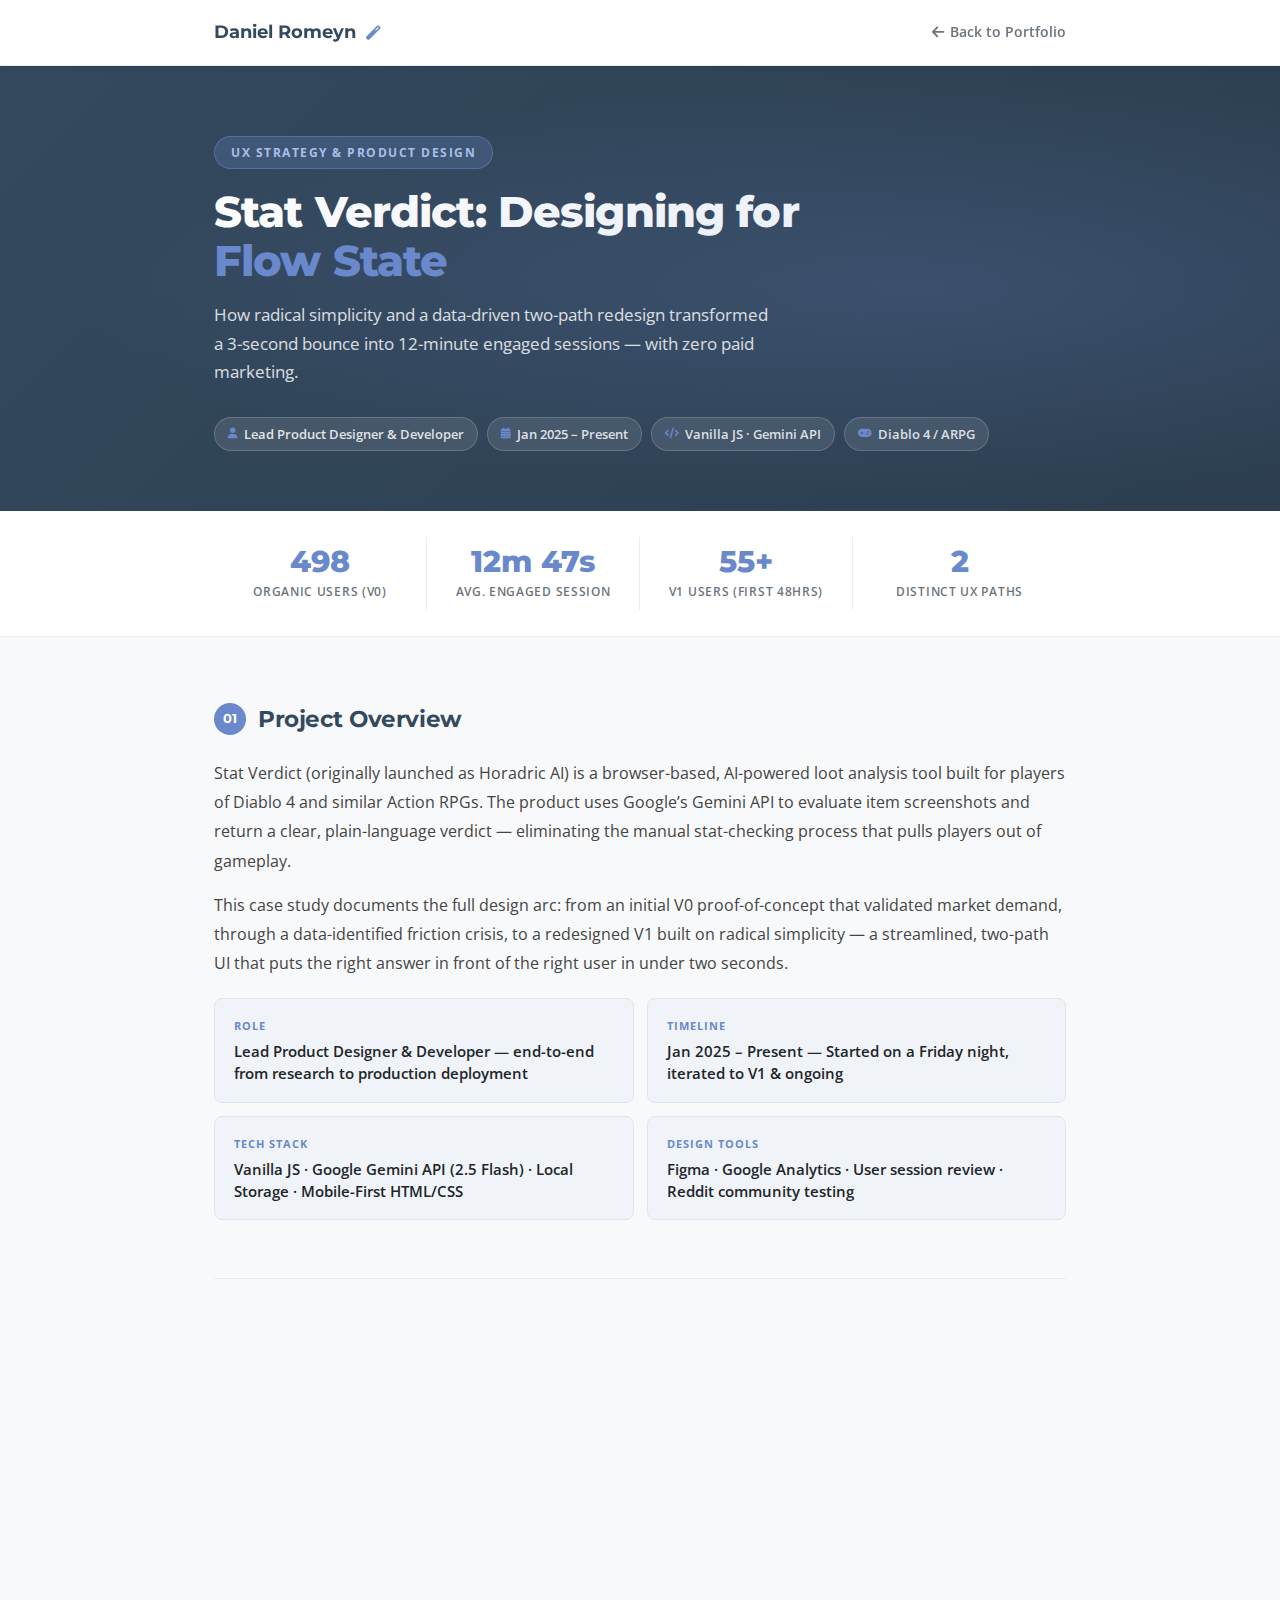
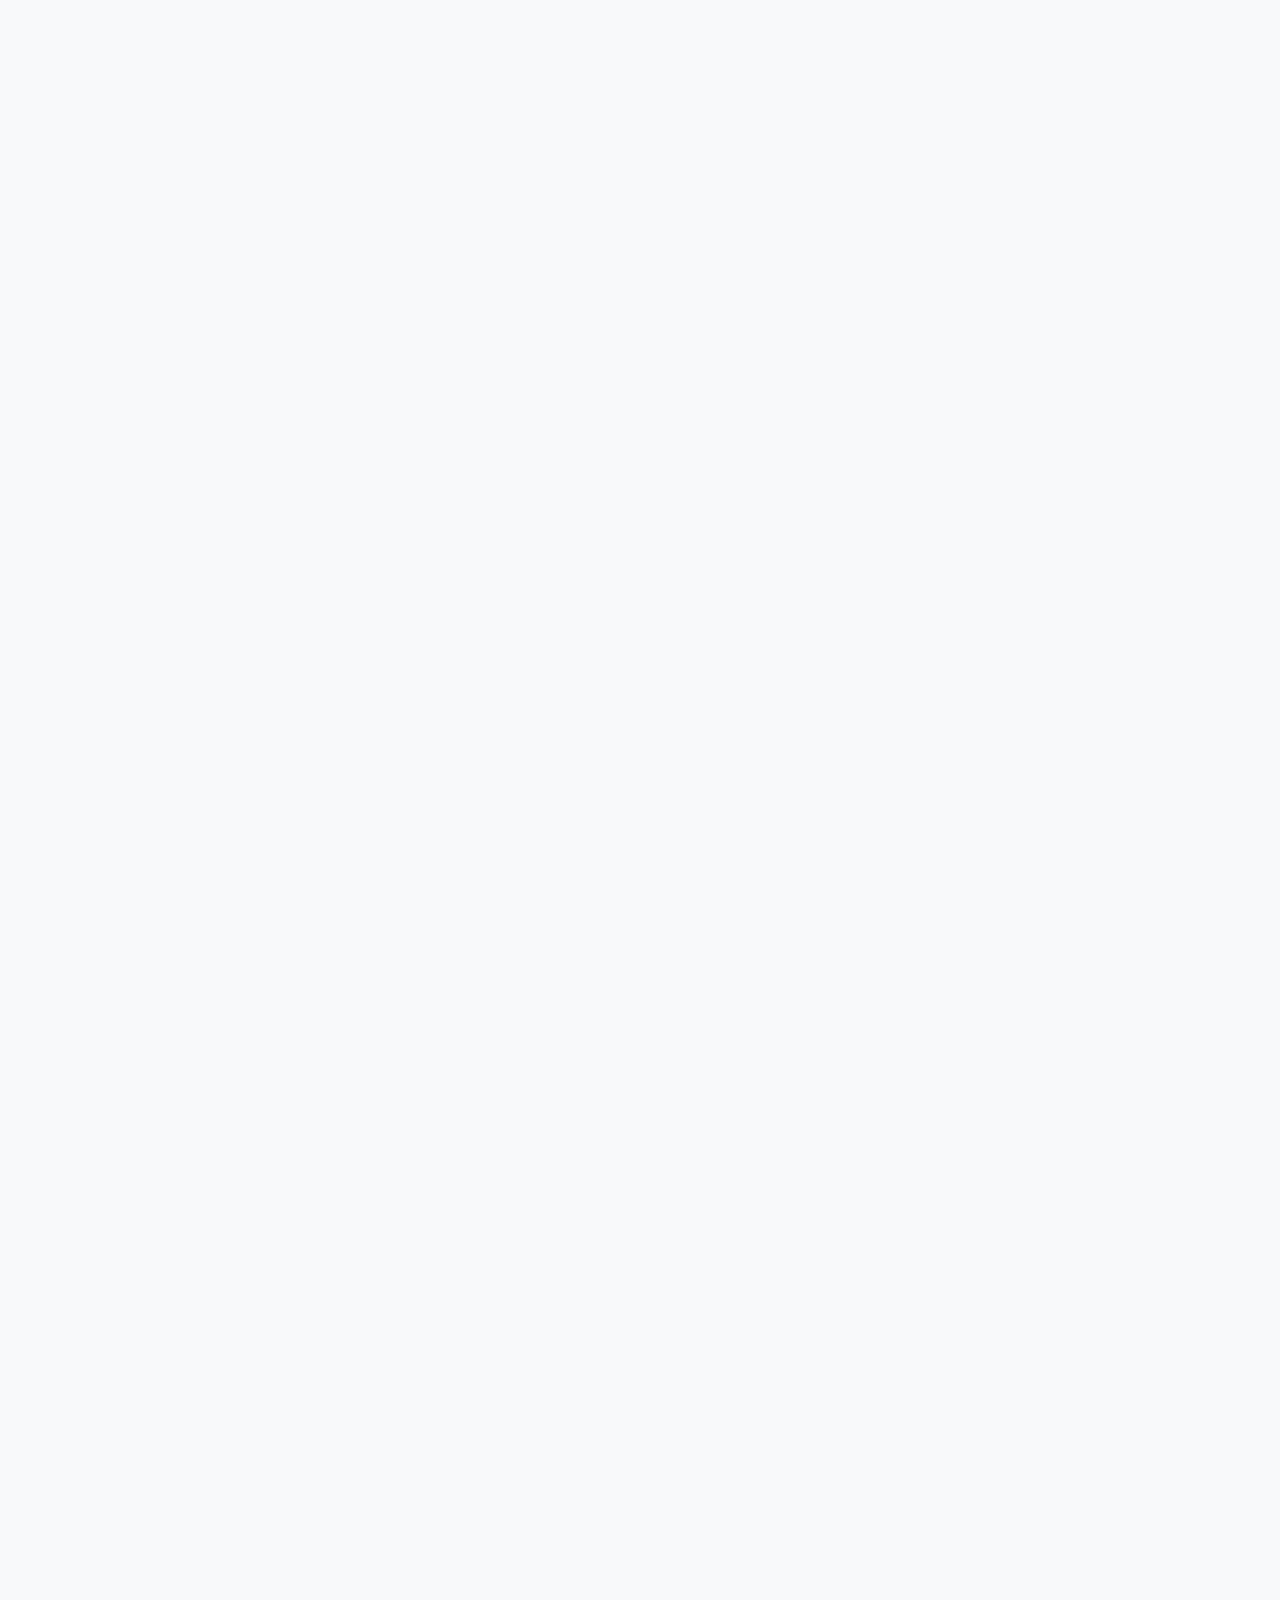
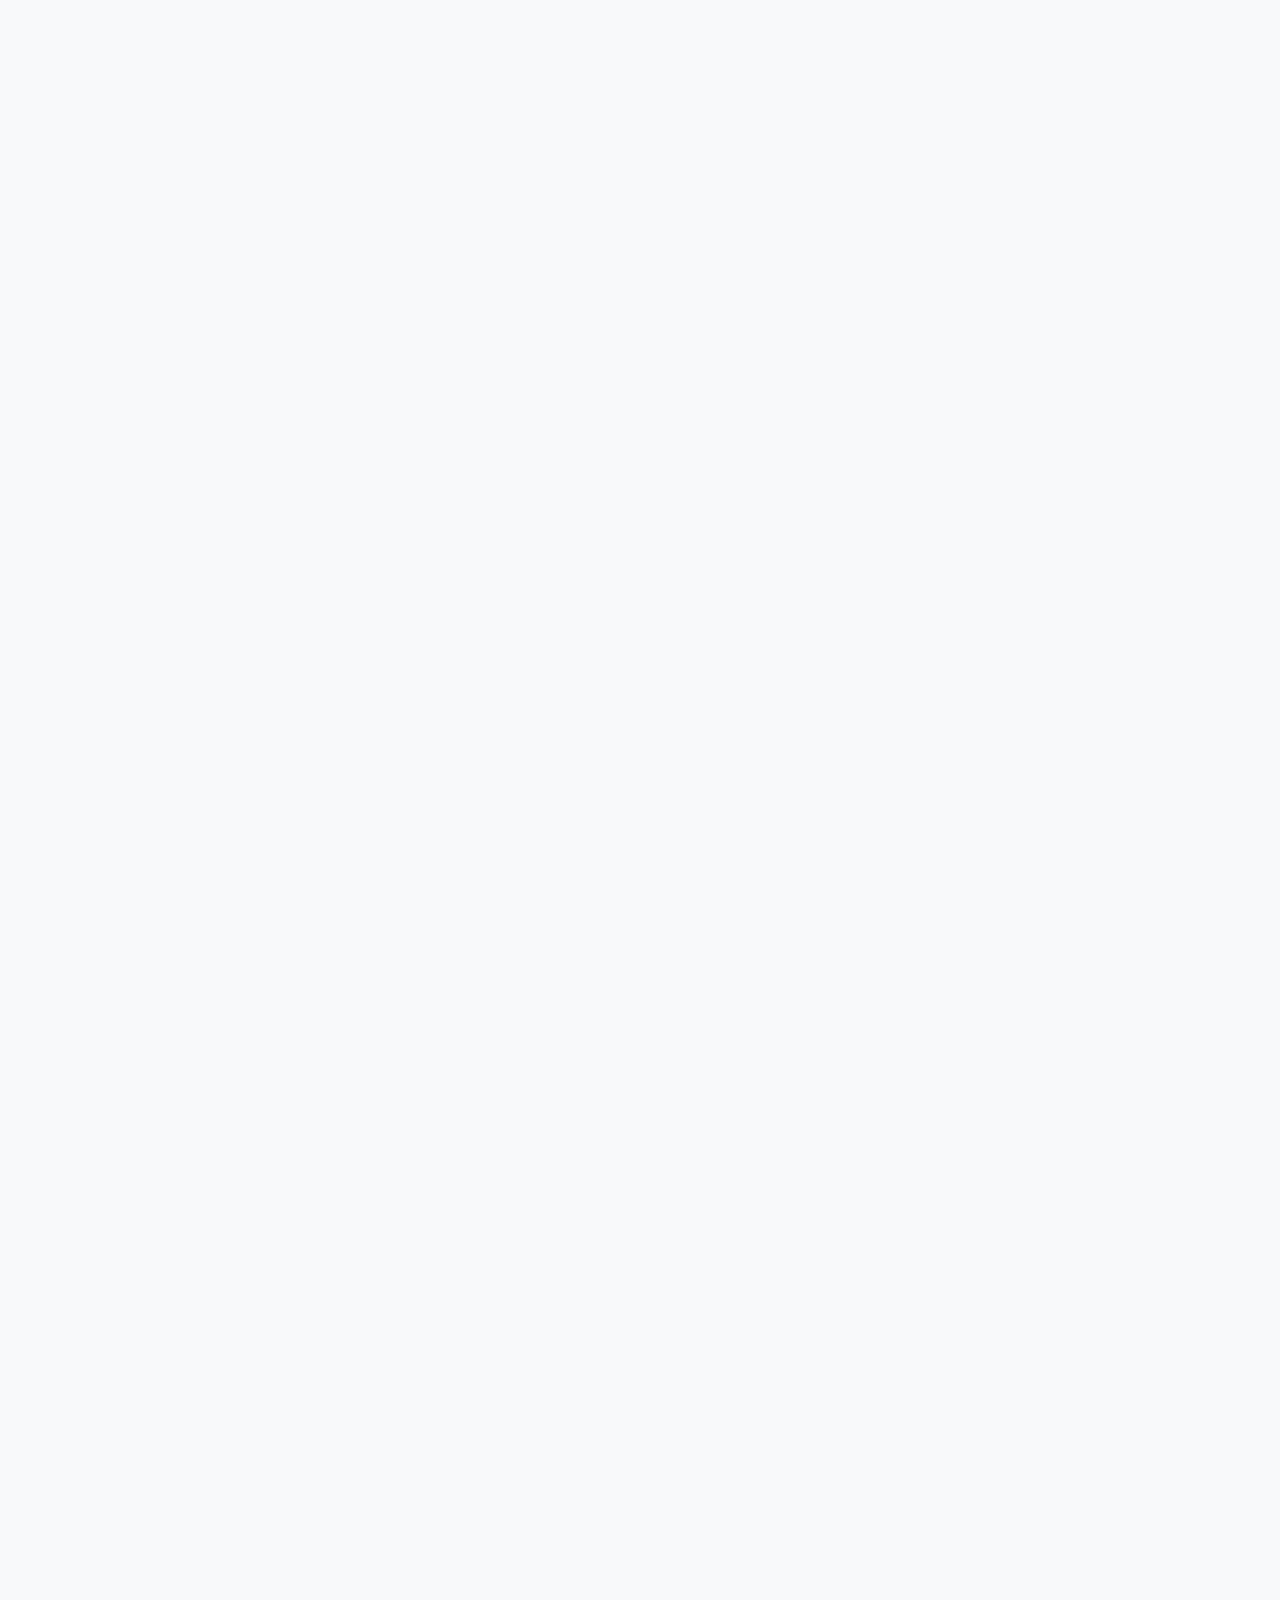
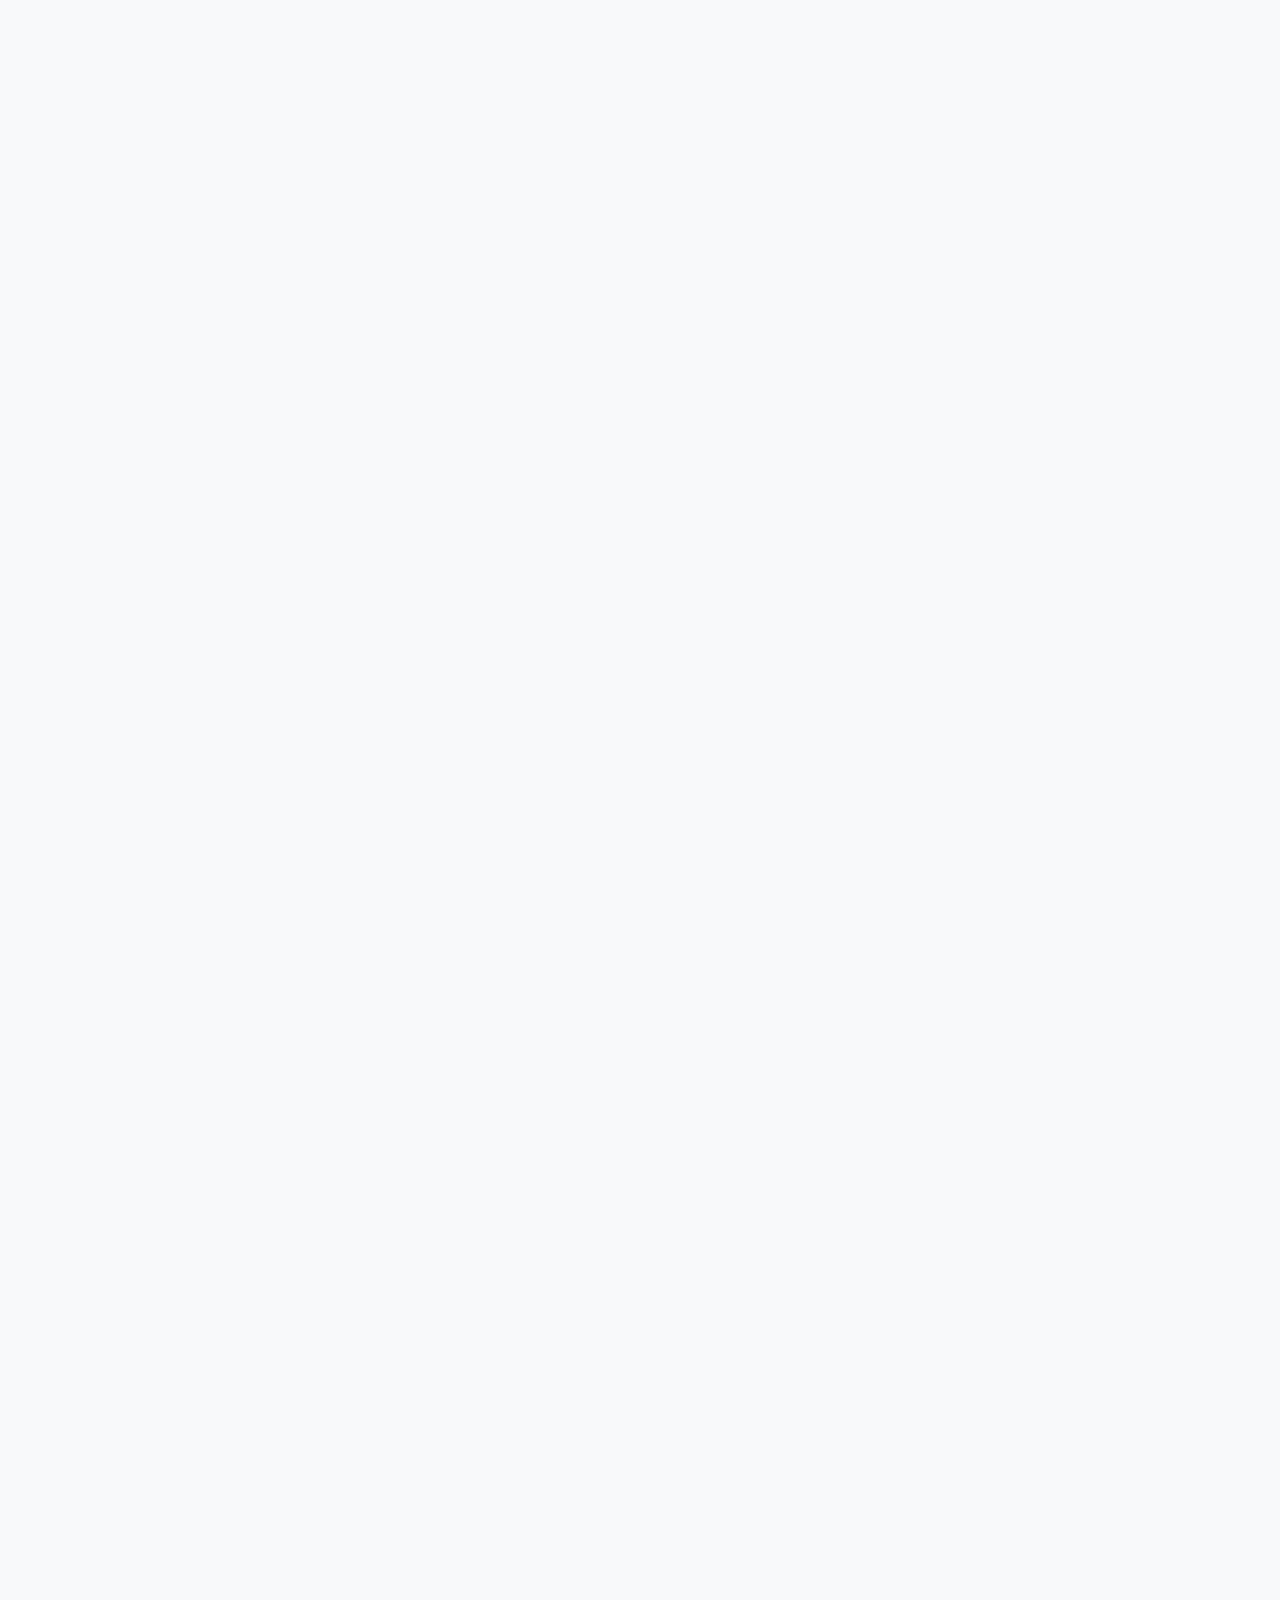
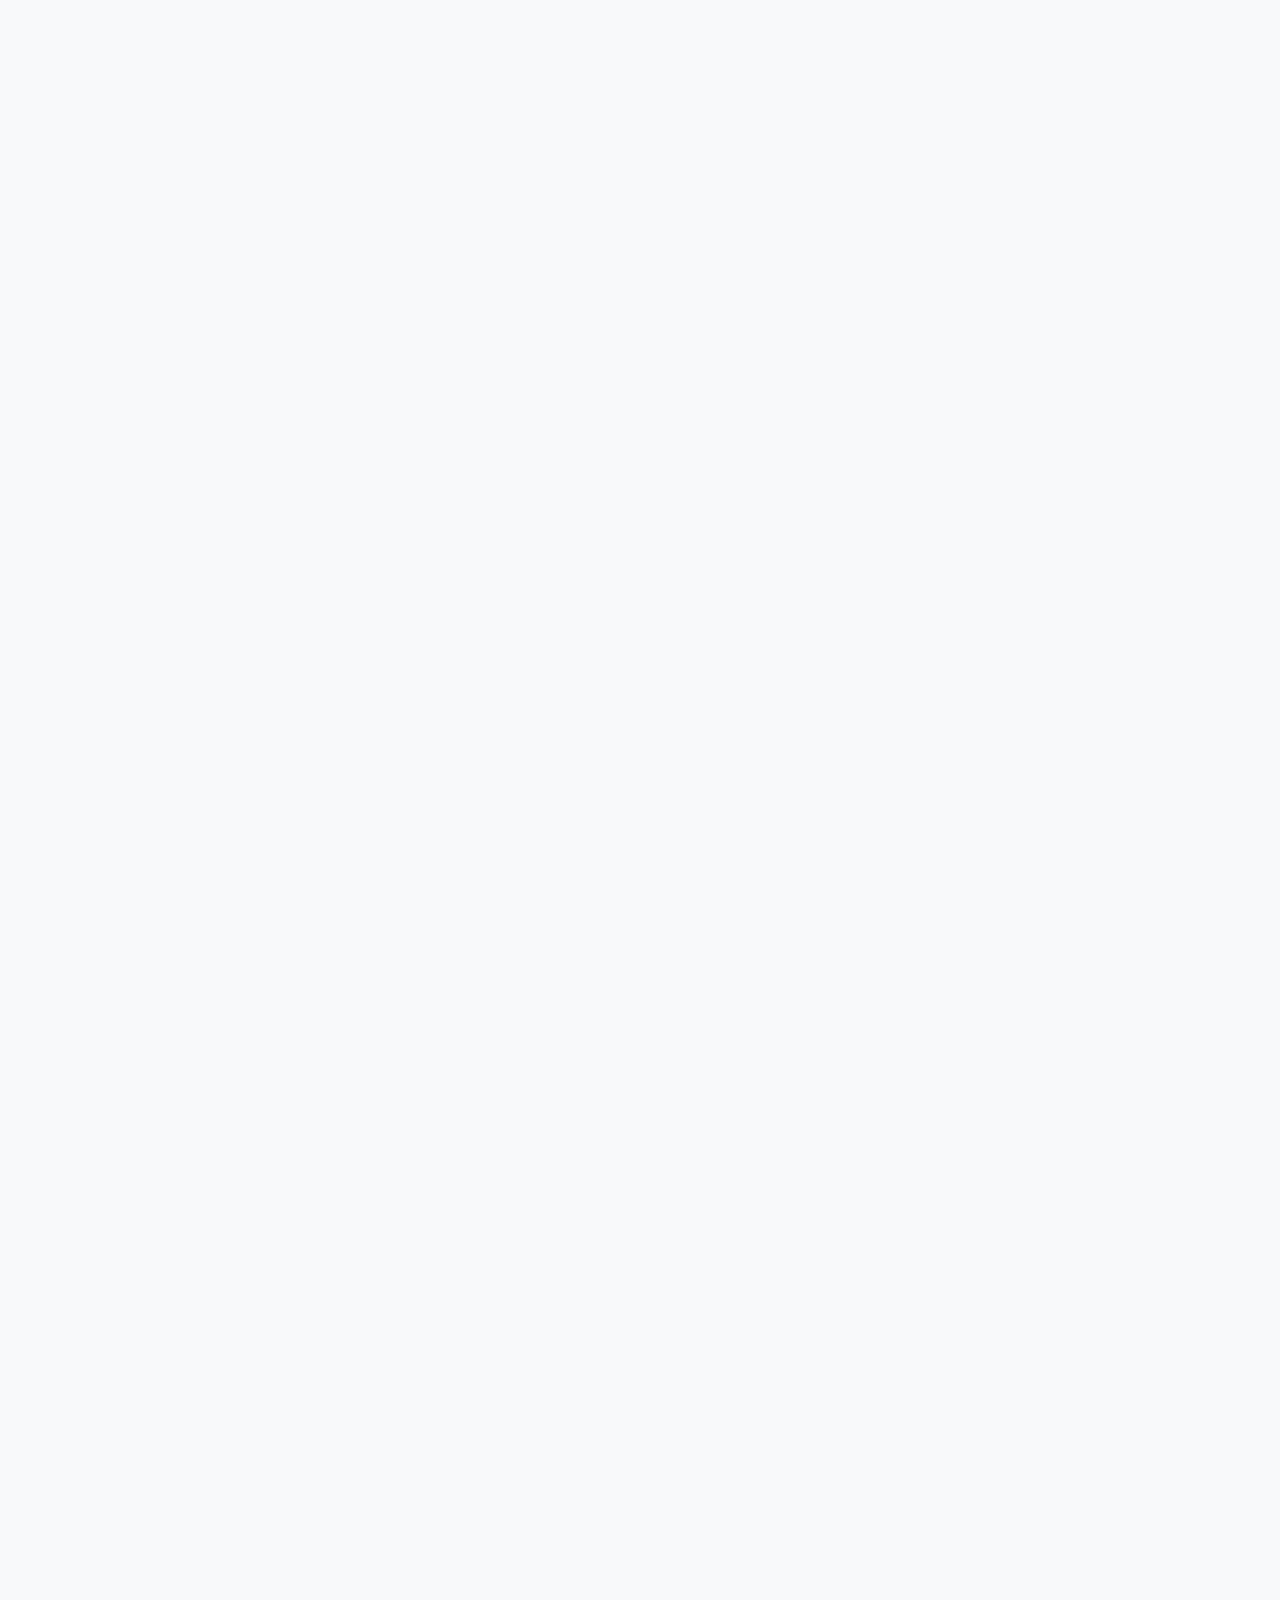
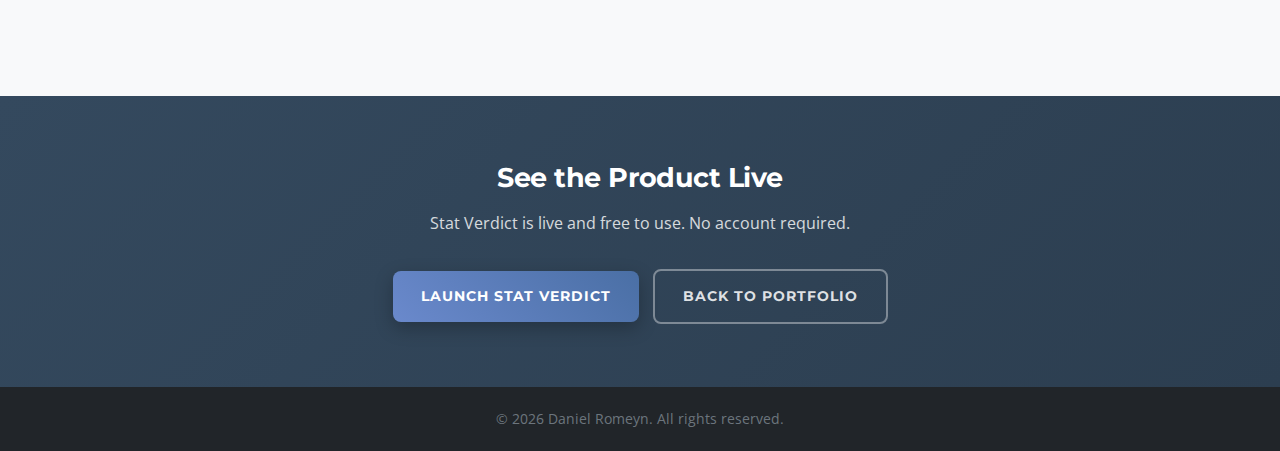
<file: statverdict-case-study.html>
<!DOCTYPE html>
<html lang="en">
<head>
    <meta charset="UTF-8">
    <meta name="viewport" content="width=device-width, initial-scale=1.0">
    <title>Stat Verdict Case Study | Daniel Romeyn</title>
    <meta property="og:title" content="Stat Verdict Case Study | Daniel Romeyn">
    <meta property="og:description" content="How radical simplicity and a two-path UX redesign turned a 3-second bounce into 12-minute engaged sessions.">
    <meta property="og:image" content="https://www.statverdict.com/horadric-thumb.jpg">
    <meta property="og:url" content="https://www.danielromeyn.com/statverdict-case-study.html">
    <meta property="og:type" content="website">
    <link href="https://fonts.googleapis.com/css2?family=Montserrat:wght@400;600;700;800&family=Open+Sans:wght@400;600&display=swap" rel="stylesheet">
    <link rel="stylesheet" href="https://cdnjs.cloudflare.com/ajax/libs/font-awesome/6.0.0-beta3/css/all.min.css">
    <link rel="icon" href="favicon.ico" type="image/x-icon">

    <style>
        /* ── Design tokens ── */
        :root {
            --primary:        #6a89cc;
            --secondary:      #4a6fa5;
            --dark-blue:      #34495e;
            --charcoal:       #212529;
            --light-grey:     #f8f9fa;
            --off-white:      #ffffff;
            --text:           #333333;
            --grey-text:      #6c757d;
            --light-blue-bg:  #e0e6f1;
            --lighter-blue:   #f0f4f8;
            --accent-red:     #e74c3c;
            --accent-green:   #27ae60;
            --shadow-sm:      0 2px 6px rgba(0,0,0,0.08);
            --shadow-md:      0 6px 22px rgba(0,0,0,0.13);
            --radius-md:      8px;
            --radius-lg:      14px;
            --radius-pill:    100px;
        }

        /* ── Reset ── */
        *, *::before, *::after {
            margin: 0;
            padding: 0;
            -webkit-box-sizing: border-box;
            box-sizing: border-box;
        }

        html {
            font-size: 16px;
            scroll-behavior: smooth;
            -webkit-text-size-adjust: 100%;
            -ms-text-size-adjust: 100%;
        }

        body {
            font-family: 'Open Sans', sans-serif;
            color: var(--text);
            background-color: var(--light-grey);
            line-height: 1.75;
            -webkit-font-smoothing: antialiased;
            -moz-osx-font-smoothing: grayscale;
        }

        h1, h2, h3, h4, h5 {
            font-family: 'Montserrat', sans-serif;
            letter-spacing: -0.02em;
            color: var(--charcoal);
        }

        a {
            color: var(--primary);
            text-decoration: none;
            -webkit-transition: color 0.25s;
            transition: color 0.25s;
        }
        a:hover { color: var(--secondary); }

        /* Safari: prevent images ever overflowing */
        img {
            display: block;
            max-width: 100%;
            height: auto;
            -webkit-user-select: none;
            user-select: none;
        }

        /* ── Layout ── */
        .container {
            max-width: 900px;
            margin: 0 auto;
            padding: 0 24px;
        }

        /* ════════════════════════
           HEADER
        ════════════════════════ */
        .site-header {
            background-color: var(--off-white);
            border-bottom: 1px solid #e8edf2;
            padding: 17px 0;
            position: -webkit-sticky;
            position: sticky;
            top: 0;
            z-index: 100;
            box-shadow: var(--shadow-sm);
        }
        .site-header .container {
            display: -webkit-flex;
            display: flex;
            -webkit-align-items: center;
            align-items: center;
            -webkit-justify-content: space-between;
            justify-content: space-between;
        }
        .site-header .brand {
            font-family: 'Montserrat', sans-serif;
            font-weight: 700;
            font-size: 1.1rem;
            color: var(--dark-blue);
        }
        .site-header .brand i {
            color: var(--primary);
            margin-left: 5px;
            font-size: 0.82em;
        }
        .back-link {
            font-size: 0.88rem;
            font-weight: 600;
            color: var(--grey-text);
            display: -webkit-inline-flex;
            display: inline-flex;
            -webkit-align-items: center;
            align-items: center;
            gap: 6px;
            -webkit-transition: color 0.25s;
            transition: color 0.25s;
        }
        .back-link:hover { color: var(--primary); }

        /* ════════════════════════
           HERO
        ════════════════════════ */
        .case-hero {
            background: -webkit-linear-gradient(135deg, #34495e 0%, #2c3e50 100%);
            background:         linear-gradient(135deg, #34495e 0%, #2c3e50 100%);
            color: #ffffff;
            padding: 70px 0 60px;
            position: relative;
            overflow: hidden;
        }
        .case-hero::before {
            content: '';
            position: absolute;
            top: 0; right: 0; bottom: 0; left: 0;
            background: radial-gradient(ellipse at 72% 50%, rgba(106,137,204,0.2) 0%, transparent 65%);
            pointer-events: none;
        }
        .case-hero .tag {
            display: inline-block;
            background: rgba(106,137,204,0.25);
            border: 1px solid rgba(106,137,204,0.5);
            color: #a8c0e8;
            padding: 5px 16px;
            border-radius: var(--radius-pill);
            font-size: 0.75rem;
            font-weight: 700;
            text-transform: uppercase;
            letter-spacing: 1.5px;
            margin-bottom: 18px;
        }
        .case-hero h1 {
            font-size: 2.7rem;
            font-weight: 800;
            color: #ffffff;
            line-height: 1.15;
            margin-bottom: 15px;
            max-width: 660px;
        }
        .case-hero h1 span { color: var(--primary); }
        .case-hero .subtitle {
            font-size: 1.08rem;
            opacity: 0.82;
            max-width: 560px;
            margin-bottom: 30px;
            line-height: 1.65;
        }
        .meta-strip {
            display: -webkit-flex;
            display: flex;
            -webkit-flex-wrap: wrap;
            flex-wrap: wrap;
            gap: 9px;
        }
        .meta-pill {
            display: -webkit-inline-flex;
            display: inline-flex;
            -webkit-align-items: center;
            align-items: center;
            gap: 6px;
            background: rgba(255,255,255,0.1);
            border: 1px solid rgba(255,255,255,0.18);
            color: rgba(255,255,255,0.85);
            padding: 5px 13px;
            border-radius: var(--radius-pill);
            font-size: 0.8rem;
            font-weight: 600;
        }
        .meta-pill i { color: var(--primary); font-size: 0.85em; }

        /* ════════════════════════
           STATS BAR
        ════════════════════════ */
        .stats-bar {
            background-color: var(--off-white);
            border-bottom: 1px solid #e8edf2;
            padding: 26px 0;
        }
        .stats-grid {
            display: -webkit-flex;
            display: flex;
            -webkit-flex-wrap: wrap;
            flex-wrap: wrap;
        }
        .stat-block {
            -webkit-flex: 1 1 25%;
            flex: 1 1 25%;
            text-align: center;
            padding: 8px 12px;
            border-right: 1px solid #e8edf2;
        }
        .stat-block:last-child { border-right: none; }
        .stat-block .number {
            display: block;
            font-family: 'Montserrat', sans-serif;
            font-size: 1.85rem;
            font-weight: 800;
            color: var(--primary);
            line-height: 1.1;
        }
        .stat-block .label {
            display: block;
            font-size: 0.72rem;
            color: var(--grey-text);
            font-weight: 600;
            text-transform: uppercase;
            letter-spacing: 0.7px;
            margin-top: 4px;
        }

        /* ════════════════════════
           MAIN BODY
        ════════════════════════ */
        .case-body { padding: 62px 0 88px; }

        .section-label {
            display: -webkit-flex;
            display: flex;
            -webkit-align-items: center;
            align-items: center;
            gap: 12px;
            margin-bottom: 20px;
        }
        .section-label .num {
            width: 32px;
            height: 32px;
            min-width: 32px;
            border-radius: 50%;
            background-color: var(--primary);
            color: #ffffff;
            font-family: 'Montserrat', sans-serif;
            font-weight: 700;
            font-size: 0.8rem;
            display: -webkit-flex;
            display: flex;
            -webkit-align-items: center;
            align-items: center;
            -webkit-justify-content: center;
            justify-content: center;
        }
        .section-label h2 {
            font-size: 1.45rem;
            font-weight: 700;
            color: var(--dark-blue);
            margin: 0;
        }

        .case-block {
            margin-bottom: 58px;
            padding-bottom: 58px;
            border-bottom: 1px solid #e8edf2;
        }
        .case-block:last-child {
            border-bottom: none;
            margin-bottom: 0;
            padding-bottom: 0;
        }
        .case-block p {
            font-size: 1.01rem;
            line-height: 1.8;
            color: #444444;
            margin-bottom: 15px;
        }
        .case-block p:last-child { margin-bottom: 0; }
        .case-block h3 {
            font-size: 1.08rem;
            font-weight: 700;
            color: var(--dark-blue);
            margin: 24px 0 9px;
        }

        /* ── Overview grid ── */
        .overview-grid {
            display: -webkit-flex;
            display: flex;
            -webkit-flex-wrap: wrap;
            flex-wrap: wrap;
            gap: 13px;
            margin-top: 20px;
        }
        .overview-card {
            -webkit-flex: 1 1 calc(50% - 7px);
            flex: 1 1 calc(50% - 7px);
            background-color: var(--lighter-blue);
            border: 1px solid var(--light-blue-bg);
            border-radius: var(--radius-md);
            padding: 17px 19px;
        }
        .overview-card .oc-label {
            font-size: 0.68rem;
            font-weight: 700;
            text-transform: uppercase;
            letter-spacing: 1px;
            color: var(--primary);
            margin-bottom: 5px;
        }
        .overview-card .oc-value {
            font-size: 0.93rem;
            font-weight: 600;
            color: var(--charcoal);
            line-height: 1.5;
        }

        /* ════════════════════════
           IMAGE COMPONENTS
           — sized tightly so nothing towers
        ════════════════════════ */

        /* Full-width screenshot — phone/UI images capped at 400px height */
        .img-block {
            margin: 26px 0;
            border-radius: var(--radius-lg);
            overflow: hidden;
            box-shadow: var(--shadow-md);
            border: 1px solid #dde3ed;
            background-color: #1b1b2e;
        }
        .img-block img {
            display: block;
            width: 100%;
            height: auto;
            max-height: 400px;
            -o-object-fit: contain;
            object-fit: contain;
        }
        .img-block .cap {
            padding: 9px 15px;
            font-size: 0.78rem;
            color: var(--grey-text);
            background-color: var(--lighter-blue);
            border-top: 1px solid #dde3ed;
            font-style: italic;
            line-height: 1.5;
        }

        /* Wide analytics / dashboard image — crop to show full width, short height */
        .img-wide {
            margin: 26px 0;
            border-radius: var(--radius-lg);
            overflow: hidden;
            box-shadow: var(--shadow-md);
            border: 1px solid #dde3ed;
            background-color: #0d1117;
        }
        .img-wide img {
            display: block;
            width: 100%;
            height: auto;
            max-height: 310px;
            -o-object-fit: cover;
            object-fit: cover;
            -o-object-position: top center;
            object-position: top center;
        }
        .img-wide .cap {
            padding: 9px 15px;
            font-size: 0.78rem;
            color: var(--grey-text);
            background-color: var(--lighter-blue);
            border-top: 1px solid #dde3ed;
            font-style: italic;
            line-height: 1.5;
        }

        /* Single phone screenshot — centered, narrow, very short */
        .img-phone {
            margin: 26px auto;
            max-width: 300px;
            border-radius: var(--radius-lg);
            overflow: hidden;
            box-shadow: var(--shadow-md);
            border: 1px solid #dde3ed;
            background-color: #1b1b2e;
        }
        .img-phone img {
            display: block;
            width: 100%;
            height: auto;
            /* phones are very tall — cap firmly */
            max-height: 480px;
            -o-object-fit: contain;
            object-fit: contain;
        }
        .img-phone .cap {
            padding: 9px 14px;
            font-size: 0.77rem;
            color: var(--grey-text);
            background-color: var(--lighter-blue);
            border-top: 1px solid #dde3ed;
            font-style: italic;
            line-height: 1.5;
        }

        /* Side-by-side phone pair — equal columns, constrained height */
        .img-pair {
            display: -webkit-flex;
            display: flex;
            gap: 14px;
            margin: 26px 0;
            -webkit-align-items: flex-start;
            align-items: flex-start;
        }
        .img-pair .img-col {
            -webkit-flex: 1 1 0;
            flex: 1 1 0;
            border-radius: var(--radius-lg);
            overflow: hidden;
            box-shadow: var(--shadow-md);
            border: 1px solid #dde3ed;
            background-color: #1b1b2e;
        }
        .img-pair .img-col img {
            display: block;
            width: 100%;
            height: auto;
            max-height: 400px;
            -o-object-fit: contain;
            object-fit: contain;
        }
        .img-pair .img-col .cap {
            padding: 8px 13px;
            font-size: 0.75rem;
            color: var(--grey-text);
            background-color: var(--lighter-blue);
            border-top: 1px solid #dde3ed;
            font-style: italic;
            line-height: 1.4;
        }
        .cap-label {
            display: block;
            font-size: 0.72rem;
            font-weight: 700;
            text-transform: uppercase;
            letter-spacing: 0.8px;
            padding: 8px 13px;
            border-top: 1px solid #dde3ed;
        }
        .cap-label.before { color: var(--accent-red);   background-color: #fdf2f1; }
        .cap-label.after  { color: var(--accent-green); background-color: #f0faf4; }

        /* ── Pull quote ── */
        .pull-quote {
            border-left: 4px solid var(--primary);
            background-color: var(--lighter-blue);
            padding: 17px 21px;
            margin: 22px 0;
            border-radius: 0 var(--radius-md) var(--radius-md) 0;
        }
        .pull-quote p {
            font-size: 1.04rem !important;
            font-weight: 600 !important;
            color: var(--dark-blue) !important;
            font-style: italic;
            margin: 0 !important;
            line-height: 1.6 !important;
        }

        /* ── Two-path cards ── */
        .path-grid {
            display: -webkit-flex;
            display: flex;
            gap: 16px;
            margin: 22px 0;
            -webkit-flex-wrap: wrap;
            flex-wrap: wrap;
        }
        .path-card {
            -webkit-flex: 1 1 calc(50% - 8px);
            flex: 1 1 calc(50% - 8px);
            border-radius: var(--radius-lg);
            padding: 22px 20px;
            border: 2px solid transparent;
        }
        .path-card.analyze {
            background: -webkit-linear-gradient(135deg,#eef2ff,#e8edf8);
            background:         linear-gradient(135deg,#eef2ff,#e8edf8);
            border-color: var(--primary);
        }
        .path-card.compare {
            background: -webkit-linear-gradient(135deg,#f0faf4,#e8f5ed);
            background:         linear-gradient(135deg,#f0faf4,#e8f5ed);
            border-color: var(--accent-green);
        }
        .path-card .path-icon {
            width: 38px;
            height: 38px;
            border-radius: var(--radius-md);
            display: -webkit-flex;
            display: flex;
            -webkit-align-items: center;
            align-items: center;
            -webkit-justify-content: center;
            justify-content: center;
            font-size: 1rem;
            margin-bottom: 11px;
        }
        .path-card.analyze .path-icon { background-color: var(--primary);      color: #fff; }
        .path-card.compare .path-icon { background-color: var(--accent-green); color: #fff; }
        .path-card .path-badge {
            display: inline-block;
            font-size: 0.66rem;
            font-weight: 700;
            text-transform: uppercase;
            letter-spacing: 1px;
            padding: 3px 9px;
            border-radius: var(--radius-pill);
            margin-bottom: 9px;
        }
        .path-card.analyze .path-badge { background-color: var(--primary);      color: #fff; }
        .path-card.compare .path-badge { background-color: var(--accent-green); color: #fff; }
        .path-card h3 {
            font-size: 0.98rem;
            font-weight: 700;
            margin-bottom: 7px;
            margin-top: 0 !important;
        }
        .path-card.analyze h3 { color: var(--secondary); }
        .path-card.compare h3 { color: var(--accent-green); }
        .path-card p {
            font-size: 0.88rem !important;
            color: #555 !important;
            margin: 0 !important;
            line-height: 1.65 !important;
        }

        /* ── Bullet list ── */
        .case-list {
            list-style: none;
            padding: 0;
            margin: 13px 0 20px;
        }
        .case-list li {
            position: relative;
            padding-left: 20px;
            margin-bottom: 11px;
            font-size: 0.99rem;
            color: #444;
            line-height: 1.75;
        }
        .case-list li::before {
            content: '\2192';
            position: absolute;
            left: 0;
            color: var(--primary);
            font-weight: 700;
        }

        /* ── Data callout ── */
        .data-callout {
            background-color: var(--off-white);
            border-radius: var(--radius-lg);
            padding: 26px;
            box-shadow: var(--shadow-md);
            border: 1px solid var(--light-blue-bg);
            margin: 26px 0;
        }
        .data-callout .dc-title {
            font-family: 'Montserrat', sans-serif;
            font-size: 0.75rem;
            font-weight: 700;
            text-transform: uppercase;
            letter-spacing: 1.2px;
            color: var(--grey-text);
            margin-bottom: 16px;
            display: -webkit-flex;
            display: flex;
            -webkit-align-items: center;
            align-items: center;
            gap: 7px;
        }
        .data-callout .dc-title i { color: var(--primary); }
        .data-row {
            display: -webkit-flex;
            display: flex;
            gap: 16px;
            -webkit-flex-wrap: wrap;
            flex-wrap: wrap;
        }
        .data-item {
            -webkit-flex: 1 1 calc(50% - 8px);
            flex: 1 1 calc(50% - 8px);
            padding: 15px 17px;
            border-radius: var(--radius-md);
            border-left: 4px solid transparent;
        }
        .data-item.neg { border-left-color: var(--accent-red);   background-color: #fdf2f1; }
        .data-item.pos { border-left-color: var(--accent-green); background-color: #f0faf4; }
        .data-item .di-label {
            font-size: 0.7rem;
            font-weight: 700;
            text-transform: uppercase;
            letter-spacing: 0.8px;
            margin-bottom: 7px;
        }
        .data-item.neg .di-label { color: var(--accent-red); }
        .data-item.pos .di-label { color: var(--accent-green); }
        .data-item .di-metric {
            font-family: 'Montserrat', sans-serif;
            font-size: 1.6rem;
            font-weight: 800;
            line-height: 1.1;
            margin-bottom: 5px;
        }
        .data-item.neg .di-metric { color: var(--accent-red); }
        .data-item.pos .di-metric { color: var(--accent-green); }
        .data-item .di-desc { font-size: 0.82rem; color: #666; line-height: 1.5; }

        /* ── Phase timeline ── */
        .phase-list { list-style: none; padding: 0; margin: 20px 0; }
        .phase-list li {
            display: -webkit-flex;
            display: flex;
            gap: 16px;
            margin-bottom: 24px;
            position: relative;
        }
        .phase-list li:not(:last-child)::after {
            content: '';
            position: absolute;
            left: 15px;
            top: 34px;
            width: 2px;
            height: calc(100% + 6px);
            background: -webkit-linear-gradient(to bottom, var(--primary), transparent);
            background:         linear-gradient(to bottom, var(--primary), transparent);
            opacity: 0.22;
        }
        .phase-dot {
            width: 32px;
            height: 32px;
            min-width: 32px;
            border-radius: 50%;
            background-color: var(--primary);
            color: #fff;
            font-family: 'Montserrat', sans-serif;
            font-weight: 700;
            font-size: 0.78rem;
            display: -webkit-flex;
            display: flex;
            -webkit-align-items: center;
            align-items: center;
            -webkit-justify-content: center;
            justify-content: center;
            margin-top: 2px;
            box-shadow: 0 0 0 4px rgba(106,137,204,0.14);
        }
        .phase-content h3 {
            font-size: 0.98rem;
            font-weight: 700;
            color: var(--dark-blue);
            margin: 4px 0 6px !important;
        }
        .phase-content p {
            font-size: 0.96rem !important;
            color: #555 !important;
            margin: 0 !important;
        }

        /* ── Outcome stats ── */
        .outcome-stats {
            display: -webkit-flex;
            display: flex;
            gap: 13px;
            margin: 26px 0;
            -webkit-flex-wrap: wrap;
            flex-wrap: wrap;
        }
        .outcome-card {
            -webkit-flex: 1 1 calc(33.333% - 9px);
            flex: 1 1 calc(33.333% - 9px);
            background-color: var(--off-white);
            border: 1px solid var(--light-blue-bg);
            border-radius: var(--radius-lg);
            padding: 20px 16px;
            text-align: center;
            box-shadow: var(--shadow-sm);
        }
        .outcome-card .oc-num {
            display: block;
            font-family: 'Montserrat', sans-serif;
            font-size: 1.85rem;
            font-weight: 800;
            color: var(--primary);
            line-height: 1.1;
            margin-bottom: 5px;
        }
        .outcome-card .oc-lbl {
            font-size: 0.72rem;
            font-weight: 700;
            text-transform: uppercase;
            letter-spacing: 0.7px;
            color: var(--grey-text);
        }

        /* ════════════════════════
           CTA + FOOTER
        ════════════════════════ */
        .case-cta {
            background: -webkit-linear-gradient(135deg, #34495e, #2c3e50);
            background:         linear-gradient(135deg, #34495e, #2c3e50);
            padding: 58px 0;
            text-align: center;
            color: #ffffff;
        }
        .case-cta h2 { font-size: 1.7rem; color: #ffffff; margin-bottom: 9px; }
        .case-cta p  { font-size: 0.98rem; opacity: 0.8; margin-bottom: 26px; }

        .btn {
            display: inline-block;
            background: -webkit-linear-gradient(45deg, var(--primary), var(--secondary));
            background:         linear-gradient(45deg, var(--primary), var(--secondary));
            color: #ffffff;
            padding: 13px 28px;
            border-radius: var(--radius-md);
            font-family: 'Montserrat', sans-serif;
            font-weight: 700;
            font-size: 0.9rem;
            text-transform: uppercase;
            letter-spacing: 1px;
            box-shadow: 0 6px 18px rgba(0,0,0,0.25);
            -webkit-transition: -webkit-transform 0.25s, box-shadow 0.25s;
            transition: transform 0.25s, box-shadow 0.25s;
            margin: 5px;
        }
        .btn:hover {
            -webkit-transform: translateY(-2px);
            transform: translateY(-2px);
            box-shadow: 0 10px 26px rgba(0,0,0,0.32);
            color: #ffffff;
        }
        .btn-ghost {
            background: transparent;
            border: 2px solid rgba(255,255,255,0.38);
            color: rgba(255,255,255,0.85);
            box-shadow: none;
        }
        .btn-ghost:hover {
            border-color: rgba(255,255,255,0.78);
            color: #ffffff;
            background: rgba(255,255,255,0.08);
        }

        .site-footer {
            background-color: var(--charcoal);
            color: #6c757d;
            text-align: center;
            padding: 20px 0;
            font-size: 0.85rem;
        }

        /* ── Scroll fade-in ── */
        .fade-in {
            opacity: 0;
            -webkit-transform: translateY(16px);
            transform: translateY(16px);
            -webkit-transition: opacity 0.5s ease-out, -webkit-transform 0.5s ease-out;
            transition: opacity 0.5s ease-out, transform 0.5s ease-out;
        }
        .fade-in.visible {
            opacity: 1;
            -webkit-transform: translateY(0);
            transform: translateY(0);
        }

        /* ════════════════════════
           RESPONSIVE
        ════════════════════════ */
        @media screen and (max-width: 768px) {
            .case-hero { padding: 50px 0 44px; }
            .case-hero h1 { font-size: 1.9rem; }
            .case-hero .subtitle { font-size: 0.98rem; }

            /* Stack stats 2-per-row */
            .stat-block { -webkit-flex: 1 1 50%; flex: 1 1 50%; }
            .stat-block:nth-child(2) { border-right: none; }
            .stat-block:nth-child(3) { border-top: 1px solid #e8edf2; border-right: 1px solid #e8edf2; }
            .stat-block:nth-child(4) { border-top: 1px solid #e8edf2; border-right: none; }

            .overview-card { -webkit-flex: 1 1 100%; flex: 1 1 100%; }

            .path-card { -webkit-flex: 1 1 100%; flex: 1 1 100%; }

            /* Stack phone pairs vertically */
            .img-pair { -webkit-flex-direction: column; flex-direction: column; }
            .img-pair .img-col { -webkit-flex: none; flex: none; }
            .img-pair .img-col img { max-height: 380px; }

            .img-phone { max-width: 260px; }

            .data-item { -webkit-flex: 1 1 100%; flex: 1 1 100%; }
            .outcome-card { -webkit-flex: 1 1 calc(50% - 7px); flex: 1 1 calc(50% - 7px); }
        }

        @media screen and (max-width: 480px) {
            .container { padding: 0 15px; }
            .case-hero { padding: 38px 0 34px; }
            .case-hero h1 { font-size: 1.6rem; }
            .stat-block .number { font-size: 1.45rem; }
            .case-body { padding: 42px 0 58px; }
            .case-block { margin-bottom: 42px; padding-bottom: 42px; }
            .section-label h2 { font-size: 1.2rem; }
            .img-block img { max-height: 300px; }
            .img-wide img  { max-height: 200px; }
            .img-phone { max-width: 220px; }
            .img-phone img { max-height: 380px; }
            .data-callout { padding: 18px 14px; }
            .outcome-card { -webkit-flex: 1 1 100%; flex: 1 1 100%; }
            .btn { padding: 11px 20px; font-size: 0.83rem; }
        }
    
        /* ── Landscape mobile ── */
        @media (max-height: 500px) and (orientation: landscape) {
            .case-hero { padding: 40px 0; min-height: unset; }
            .case-hero h1 { font-size: 1.8rem; }
            .case-hero .subtitle { font-size: 0.95rem; }
            .case-block { padding: 40px 0; }
            .img-phone img { max-height: 320px; }
            .img-wide img  { max-height: 220px; }
            .path-grid { grid-template-columns: 1fr 1fr; }
        }

        @media (max-width: 480px) {
            .img-phone { max-width: 100%; }
            .img-phone img { max-height: 440px; }
            .outcome-stats { gap: 10px; }
            .outcome-card { min-width: 120px; }
        }
    </style>
</head>

<body>

    <!-- ══ HEADER ══ -->
    <header class="site-header">
        <div class="container">
            <span class="brand">Daniel Romeyn <i class="fas fa-magic"></i></span>
            <a href="index.html" class="back-link">
                <i class="fas fa-arrow-left"></i> Back to Portfolio
            </a>
        </div>
    </header>

    <!-- ══ HERO ══ -->
    <section class="case-hero">
        <div class="container">
            <span class="tag">UX Strategy &amp; Product Design</span>
            <h1>Stat Verdict: Designing for <span>Flow State</span></h1>
            <p class="subtitle">How radical simplicity and a data-driven two-path redesign transformed a 3-second bounce into 12-minute engaged sessions &mdash; with zero paid marketing.</p>
            <div class="meta-strip">
                <span class="meta-pill"><i class="fas fa-user"></i> Lead Product Designer &amp; Developer</span>
                <span class="meta-pill"><i class="fas fa-calendar-alt"></i> Jan 2025 &ndash; Present</span>
                <span class="meta-pill"><i class="fas fa-code"></i> Vanilla JS &middot; Gemini API</span>
                <span class="meta-pill"><i class="fas fa-gamepad"></i> Diablo 4 / ARPG</span>
            </div>
        </div>
    </section>

    <!-- ══ STATS BAR ══ -->
    <div class="stats-bar">
        <div class="container">
            <div class="stats-grid">
                <div class="stat-block">
                    <span class="number">498</span>
                    <span class="label">Organic Users (V0)</span>
                </div>
                <div class="stat-block">
                    <span class="number">12m 47s</span>
                    <span class="label">Avg. Engaged Session</span>
                </div>
                <div class="stat-block">
                    <span class="number">55+</span>
                    <span class="label">V1 Users (First 48hrs)</span>
                </div>
                <div class="stat-block">
                    <span class="number">2</span>
                    <span class="label">Distinct UX Paths</span>
                </div>
            </div>
        </div>
    </div>

    <!-- ══ BODY ══ -->
    <main class="case-body">
        <div class="container">

            <!-- ── 01 PROJECT OVERVIEW ── -->
            <div class="case-block fade-in">
                <div class="section-label">
                    <span class="num">01</span>
                    <h2>Project Overview</h2>
                </div>
                <p>Stat Verdict (originally launched as Horadric AI) is a browser-based, AI-powered loot analysis tool built for players of Diablo 4 and similar Action RPGs. The product uses Google&rsquo;s Gemini API to evaluate item screenshots and return a clear, plain-language verdict &mdash; eliminating the manual stat-checking process that pulls players out of gameplay.</p>
                <p>This case study documents the full design arc: from an initial V0 proof-of-concept that validated market demand, through a data-identified friction crisis, to a redesigned V1 built on radical simplicity &mdash; a streamlined, two-path UI that puts the right answer in front of the right user in under two seconds.</p>
                <div class="overview-grid">
                    <div class="overview-card">
                        <div class="oc-label">Role</div>
                        <div class="oc-value">Lead Product Designer &amp; Developer &mdash; end-to-end from research to production deployment</div>
                    </div>
                    <div class="overview-card">
                        <div class="oc-label">Timeline</div>
                        <div class="oc-value">Jan 2025 &ndash; Present &mdash; Started on a Friday night, iterated to V1 &amp; ongoing</div>
                    </div>
                    <div class="overview-card">
                        <div class="oc-label">Tech Stack</div>
                        <div class="oc-value">Vanilla JS &middot; Google Gemini API (2.5 Flash) &middot; Local Storage &middot; Mobile-First HTML/CSS</div>
                    </div>
                    <div class="overview-card">
                        <div class="oc-label">Design Tools</div>
                        <div class="oc-value">Figma &middot; Google Analytics &middot; User session review &middot; Reddit community testing</div>
                    </div>
                </div>
            </div>

            <!-- ── 02 THE CHALLENGE ── -->
            <div class="case-block fade-in">
                <div class="section-label">
                    <span class="num">02</span>
                    <h2>The Challenge: Cognitive Load of Loot</h2>
                </div>
                <p>Diablo 4 is a game of relentless decision-making. Every hour of gameplay produces dozens of item drops, each containing 5&ndash;8 layered statistics that interact with a player&rsquo;s class, active skill build, paragon board investments, and current seasonal mechanics. The sheer volume and complexity creates a well-documented behavioral pattern: <strong>Analysis Paralysis</strong>.</p>
                <p>Rather than engage with the complexity, players default to a single coping behavior: hoarding everything, deciding nothing, and stalling their own progression entirely. Existing third-party tools required players to manually transcribe stat values into calculators, demanding a context-switch that pulled them completely out of the game. The friction was the product.</p>

                <div class="pull-quote">
                    <p>&ldquo;Players weren&rsquo;t confused about what the stats meant. They were paralyzed by the mental effort required to evaluate what those stats meant <em>for them, right now.</em>&rdquo;</p>
                </div>

                <p>The core UX problem was not a lack of information &mdash; it was an absence of <em>actionable clarity</em>. The opportunity: replace cognitive effort with a confident, instantaneous verdict. The image below shows exactly what that verdict looks like &mdash; item identified, tier assigned, recommendation delivered, actions surfaced.</p>

                <!-- image%2034.jpg: The Analysis Results panel showing "Harlequin Crest / mythic / KEEP / S-Tier"
                     with Recent Scans history. This is the core product output — the verdict card itself.
                     Placed here to show what we're designing toward: the answer the user actually needs. -->
                <div class="img-phone">
                    <img src="image%2034.jpg" alt="Horadric AI Analysis Results panel showing Harlequin Crest evaluated as S-Tier KEEP with Copy for Discord, Check Price, and Search Trade actions" loading="lazy">
                    <div class="cap">The Visual Verdict output &mdash; item name, mythic rarity, binary recommendation (KEEP), tier score (S-Tier), and a plain-language insight. Scan history is logged automatically. This is the moment that replaces 15 minutes of manual research.</div>
                </div>
            </div>

            <!-- ── 03 THE STRATEGY ── -->
            <div class="case-block fade-in">
                <div class="section-label">
                    <span class="num">03</span>
                    <h2>The Strategy: Clarifying Intent</h2>
                </div>
                <p>The initial V0 beta launched with a single all-purpose scanner. Users uploaded a screenshot, the AI analyzed the item, a result was displayed. Simple in concept &mdash; but the entry experience was burdened with complexity: API key configuration, class selection, loadout management options, and a dense landing screen presenting too many choices before the user had experienced any value.</p>
                <p>Google Analytics revealed the problem precisely. Two distinct user populations were emerging within the same interface, each arriving with a fundamentally different question in mind:</p>

                <div class="path-grid">
                    <div class="path-card analyze">
                        <span class="path-badge">Speed Intent</span>
                        <div class="path-icon"><i class="fas fa-bolt"></i></div>
                        <h3>Analyze Path</h3>
                        <p>The mid-session user who wants one answer: <strong>&ldquo;Keep or Salvage?&rdquo;</strong> They need a verdict in under 2 seconds and have zero tolerance for friction. Every extra tap is a failure state.</p>
                    </div>
                    <div class="path-card compare">
                        <span class="path-badge">Context Intent</span>
                        <div class="path-icon"><i class="fas fa-balance-scale"></i></div>
                        <h3>Compare Path</h3>
                        <p>The deliberate user who asks: <strong>&ldquo;Is this an upgrade over what I&rsquo;m wearing?&rdquo;</strong> They need side-by-side stat delta visualization before committing to a change.</p>
                    </div>
                </div>

                <p>Combining these two intents into a single interface was the root cause of the bounce rate. Users arriving with a fast &ldquo;Keep or Salvage?&rdquo; question were hitting the same decision fatigue they were trying to escape. The strategic pivot was surgical: <strong>separate the two flows entirely</strong> and let user intent drive the first interaction. The redesigned entry screen makes this split immediately visible.</p>

                <!-- image%2033.jpg: First-run onboarding tooltip ("Welcome to Horadric AI! 1/8")
                     overlaying the scanner with Analyze Item / Compare Item / Try Demo buttons visible beneath.
                     Shows the exact moment a new user encounters the two-path structure with contextual guidance. -->
                <div class="img-phone">
                    <img src="image%2033.jpg" alt="Horadric AI first-run onboarding tooltip reading Welcome to Horadric AI overlaying the scanner entry with Analyze Item, Compare Item, and Try Demo buttons" loading="lazy">
                    <div class="cap">First-run onboarding (step 1 of 8) introduces users to the tool before they scan. The two primary paths &mdash; Analyze Item and Compare Item &mdash; are visible beneath, with Try Demo as a zero-commitment fallback for hesitant new users.</div>
                </div>

                <h3>The Pivot: From One Button to Two Paths</h3>
                <ul class="case-list">
                    <li><strong>Removed the loadout manager</strong> &mdash; a feature no V0 user was actually requesting, whose presence added visual complexity that raised perceived difficulty.</li>
                    <li><strong>Eliminated the API key gate</strong> &mdash; requiring API key configuration before experiencing any value was the single largest source of the 3-second bounce, driving an 80% drop-off rate in V0. A frictionless Demo Mode replaced it.</li>
                    <li><strong>Separated Analyze and Compare into distinct, named entry points</strong> &mdash; users self-select their intent from the first screen, ensuring each flow is optimized for exactly one goal.</li>
                    <li><strong>Migrated to Gemini 2.5 Flash</strong> &mdash; chosen for inference speed, keeping end-to-end analysis under the 2-second threshold required to compete with in-game momentum.</li>
                </ul>
            </div>

            <!-- ── 04 THE SOLUTION ── -->
            <div class="case-block fade-in">
                <div class="section-label">
                    <span class="num">04</span>
                    <h2>The Solution: Zero-Friction Design</h2>
                </div>
                <p>The V1 design was built around one governing constraint: <strong>every element that did not directly serve the primary user action was removed.</strong> No dashboards, no navigation, no settings panels on the critical path. Just the scanner, the two paths, and the verdict.</p>

                <h3>The Redesigned Scanner</h3>
                <p>The V1 scanner presents users immediately with their choice: Analyze Item for a fast binary verdict, Compare Item for upgrade evaluation, or Try Demo for new users who want proof before commitment. The class selector and advanced options remain accessible but no longer obstruct the primary action. The screenshot upload zone is the dominant element &mdash; the first thing users see, the first thing they interact with.</p>

                <!-- image%2036.jpg: V1 scanner with Harlequin Crest screenshot already loaded,
                     showing the three-button entry: ANALYZE ITEM (red), COMPARE ITEM (red), TRY DEMO (grey).
                     This is the core two-path UI as a returning user would encounter it. -->
                <div class="img-phone">
                    <img src="image%2036.jpg" alt="Horadric AI V1 scanner showing uploaded Harlequin Crest screenshot with Analyze Item, Compare Item, and Try Demo action buttons and Recent Scans history" loading="lazy">
                    <div class="cap">The V1 scanner: screenshot loaded, class selected, three clear entry points. Analyze Item for speed, Compare Item for context, Try Demo for zero-commitment exploration. Scan history surfaces automatically for returning users.</div>
                </div>

                <h3>Mobile-First Architecture</h3>
                <p>The target user is a console or PC gamer on a second screen &mdash; phone in hand, mid-session, with a loot drop waiting. Every layout decision was made for this context. Touch targets are oversized. The upload action is the first interaction. Text is scannable at arm&rsquo;s length. The tool runs entirely in-browser with no login, no account creation, and no server-side storage.</p>
                <ul class="case-list">
                    <li><strong>Browser-based, no install required</strong> &mdash; accessible on any device instantly via a shared URL.</li>
                    <li><strong>Local Storage for privacy</strong> &mdash; class preferences and scan history stored client-side only. No data transmitted beyond the Gemini API call.</li>
                    <li><strong>Demo Mode as default</strong> &mdash; new users experience full product value before being invited to configure an API key, not the reverse.</li>
                    <li><strong>Sub-2 second analysis</strong> &mdash; Gemini 2.5 Flash keeps verdict delivery within the attention window of a user still actively playing.</li>
                </ul>

                <h3>The Stat Verdict.com Landing Experience</h3>
                <p>V1 launched with a dedicated landing page separate from the scanner &mdash; communicating value proposition, supported game titles, and community traction before asking users to engage. This replaces the old pattern of dropping users directly into a configuration screen with no context.</p>

                <!-- image%2031.jpg (left): Stat Verdict.com landing page with "Master Your ARPG Loot" hero,
                         beta signup, and 10K+ items / 188 community members social proof.
                     image%2032.jpg (right): Available Games section showing Diablo IV as LIVE
                         with Horadric AI Season 11, feature list, and Path of Exile coming soon.
                     Together they show the full V1 entry experience before the scanner. -->
                <div class="img-pair">
                    <div class="img-col">
                        <img src="image%2031.jpg" alt="Stat Verdict V1 landing page showing Master Your ARPG Loot hero, early access beta signup, and social proof metrics: 10K items analyzed, 188 community members" loading="lazy">
                        <div class="cap">V1 landing &mdash; value communicated before the scanner is presented. Social proof (10K+ items analyzed, 188 community members) builds trust before any configuration is requested.</div>
                    </div>
                    <div class="img-col">
                        <img src="image%2032.jpg" alt="Stat Verdict Available Games section showing Diablo IV as Live with Horadric AI Season 11 feature list, and Path of Exile Universe coming soon" loading="lazy">
                        <div class="cap">Game selection architecture &mdash; Diablo IV is live, expansion to Path of Exile and Immortal scoped for future releases. Platform framing positions Stat Verdict as an ARPG ecosystem, not a single-game tool.</div>
                    </div>
                </div>
            </div>

            <!-- ── 05 VALIDATION & OUTCOMES ── -->
            <div class="case-block fade-in">
                <div class="section-label">
                    <span class="num">05</span>
                    <h2>Validation &amp; Outcomes</h2>
                </div>
                <p>The redesign was driven entirely by a data-identified contradiction in V0 beta analytics &mdash; not intuition. Google Analytics surfaced two radically different user behaviors coexisting within the same product, and that contradiction became the strategic foundation for everything that followed.</p>

                <ul class="phase-list">
                    <li>
                        <span class="phase-dot">1</span>
                        <div class="phase-content">
                            <h3>V0 Beta &mdash; Proving Product-Market Fit</h3>
                            <p>The initial version acquired <strong>nearly 500 active users</strong> through organic Reddit and social posts alone &mdash; zero paid marketing. This established that motivated demand existed. The audience was actively searching for a tool like this.</p>
                        </div>
                    </li>
                    <li>
                        <span class="phase-dot">2</span>
                        <div class="phase-content">
                            <h3>The Data Contradiction &mdash; Identifying the Friction</h3>
                            <p>GA revealed two entirely different populations. <strong>60% of traffic</strong> bounced within <strong>3 seconds</strong> &mdash; never reaching core utility. The remaining <strong>40%</strong> who cleared the friction barrier stayed for an average of <strong>12 minutes and 47 seconds</strong>, scanning ~<strong>7 items per session</strong>. The product wasn&rsquo;t broken &mdash; the <em>entry</em> was.</p>
                        </div>
                    </li>
                    <li>
                        <span class="phase-dot">3</span>
                        <div class="phase-content">
                            <h3>V1 Launch &mdash; Radical Simplicity Validated</h3>
                            <p>Stat Verdict V1 launched with the streamlined two-path UI. Within <strong>24&ndash;48 hours</strong>, the product captured <strong>55+ active users</strong> with zero paid marketing, directly confirming that reducing entry friction translates into higher-quality user acquisition. End-to-end analysis measured at <strong>1.4 seconds average on mobile</strong> &mdash; fast enough to compete with in-game momentum. Beta users consistently reported the tool felt &ldquo;instant,&rdquo; the highest praise a utility competing with flow state can receive. Session data confirmed the two paths serve genuinely distinct modes: <strong>the Analyze path accounted for 78% of sessions</strong>, Compare for 22% &mdash; neither cannibalizing the other.</p>
                        </div>
                    </li>
                </ul>

                <!-- image%2030.jpg: The GA analytics dashboard showing 12m 47s as dominant metric,
                     with "The Friction Point" callout (3s bounce / 12m+ session) and
                     "Organic Reach" (498 users / 100% organic social traffic).
                     Wide landscape image — placed here as the primary data evidence. -->
                <div class="img-wide">
                    <img src="image%2030.jpg" alt="Google Analytics dashboard showing 12m 47s average engagement time with upward trend line, 3s bounce rate on V0 landing page, 12m+ session time on V1 UI, and 498 active users from 100 percent organic social traffic" loading="lazy">
                    <div class="cap">Google Analytics &mdash; V0 Beta. The 12m 47s average engagement for users who cleared the friction barrier sits in stark contrast to the 3-second bounce for the majority. 498 active users, 100% organic social traffic, zero ad spend.</div>
                </div>

                <div class="data-callout">
                    <div class="dc-title"><i class="fas fa-chart-bar"></i> The UX Dichotomy &mdash; V0 Beta Google Analytics</div>
                    <div class="data-row">
                        <div class="data-item neg">
                            <div class="di-label">The Bouncers &mdash; 60% of Traffic</div>
                            <div class="di-metric">3 sec</div>
                            <div class="di-desc">Average engagement time before exit. These users never reached the core utility. Every second of their experience was friction, not value.</div>
                        </div>
                        <div class="data-item pos">
                            <div class="di-label">The Core Users &mdash; 40% of Traffic</div>
                            <div class="di-metric">12m 47s</div>
                            <div class="di-desc">Average session duration, scanning ~7 items per visit. Flow-state numbers &mdash; a product that disappears and lets the task take over.</div>
                        </div>
                    </div>
                </div>

                <div class="pull-quote">
                    <p>The 12-minute session data proved the core &ldquo;Analyze&rdquo; loop was already delivering exceptional value. The design challenge was removing every obstacle preventing the other 60% from reaching that same &ldquo;Aha!&rdquo; moment.</p>
                </div>

                <div class="outcome-stats">
                    <div class="outcome-card">
                        <span class="oc-num">~500</span>
                        <span class="oc-lbl">V0 Organic Users</span>
                    </div>
                    <div class="outcome-card">
                        <span class="oc-num">12m 47s</span>
                        <span class="oc-lbl">Engaged Session Avg</span>
                    </div>
                    <div class="outcome-card">
                        <span class="oc-num">55+</span>
                        <span class="oc-lbl">V1 Users in 48hrs</span>
                    </div>
                    <div class="outcome-card">
                        <span class="oc-num">1.4s</span>
                        <span class="oc-lbl">Avg Mobile Analysis</span>
                    </div>
                </div>

                <h3>Key Design Learnings</h3>
                <ul class="case-list">
                    <li><strong>Engagement time is a more meaningful signal than traffic volume.</strong> 12-minute sessions from 40% of users told a more important story than the raw 500-user headline.</li>
                    <li><strong>Entry friction is not a feature problem &mdash; it is a trust problem.</strong> Asking users for API configuration before delivering value is asking for trust before earning it.</li>
                    <li><strong>Separating user intents produces better experiences for everyone.</strong> The Analyze path captured 78% of sessions; Compare captured 22%. Neither mode compromised the other &mdash; proof that splitting intent is cleaner than combining it.</li>
                    <li><strong>Speed is a design decision, not just an engineering one.</strong> The 1.4s average analysis time on mobile wasn&rsquo;t an accident &mdash; every layout and API choice was made to protect it. Users called the tool &ldquo;instant.&rdquo; That word is the goal.</li>
                    <li><strong>Real data beats assumed personas.</strong> The two-path strategy was not derived from user interviews &mdash; it was derived from behavioral evidence in analytics. The data revealed who the users actually were.</li>
                </ul>
            </div>

        </div><!-- /container -->
    </main>

    <!-- ══ CTA ══ -->
    <section class="case-cta">
        <div class="container">
            <h2>See the Product Live</h2>
            <p>Stat Verdict is live and free to use. No account required.</p>
            <a href="https://www.statverdict.com" target="_blank" rel="noopener noreferrer" class="btn">Launch Stat Verdict</a>
            <a href="index.html" class="btn btn-ghost">Back to Portfolio</a>
        </div>
    </section>

    <!-- ══ FOOTER ══ -->
    <footer class="site-footer">
        <div class="container">
            <p>&copy; <span id="yr"></span> Daniel Romeyn. All rights reserved.</p>
        </div>
    </footer>

    <script>
        document.getElementById('yr').textContent = new Date().getFullYear();

        // IntersectionObserver fade-in with Safari fallback
        var fadeEls = document.querySelectorAll('.fade-in');
        if ('IntersectionObserver' in window) {
            var io = new IntersectionObserver(function(entries) {
                entries.forEach(function(e) {
                    if (e.isIntersecting) {
                        e.target.classList.add('visible');
                        io.unobserve(e.target);
                    }
                });
            }, { threshold: 0.07 });
            fadeEls.forEach(function(el) { io.observe(el); });
        } else {
            // Older Safari / IE fallback — show everything immediately
            fadeEls.forEach(function(el) { el.classList.add('visible'); });
        }
    </script>

</body>
</html>
</file>
